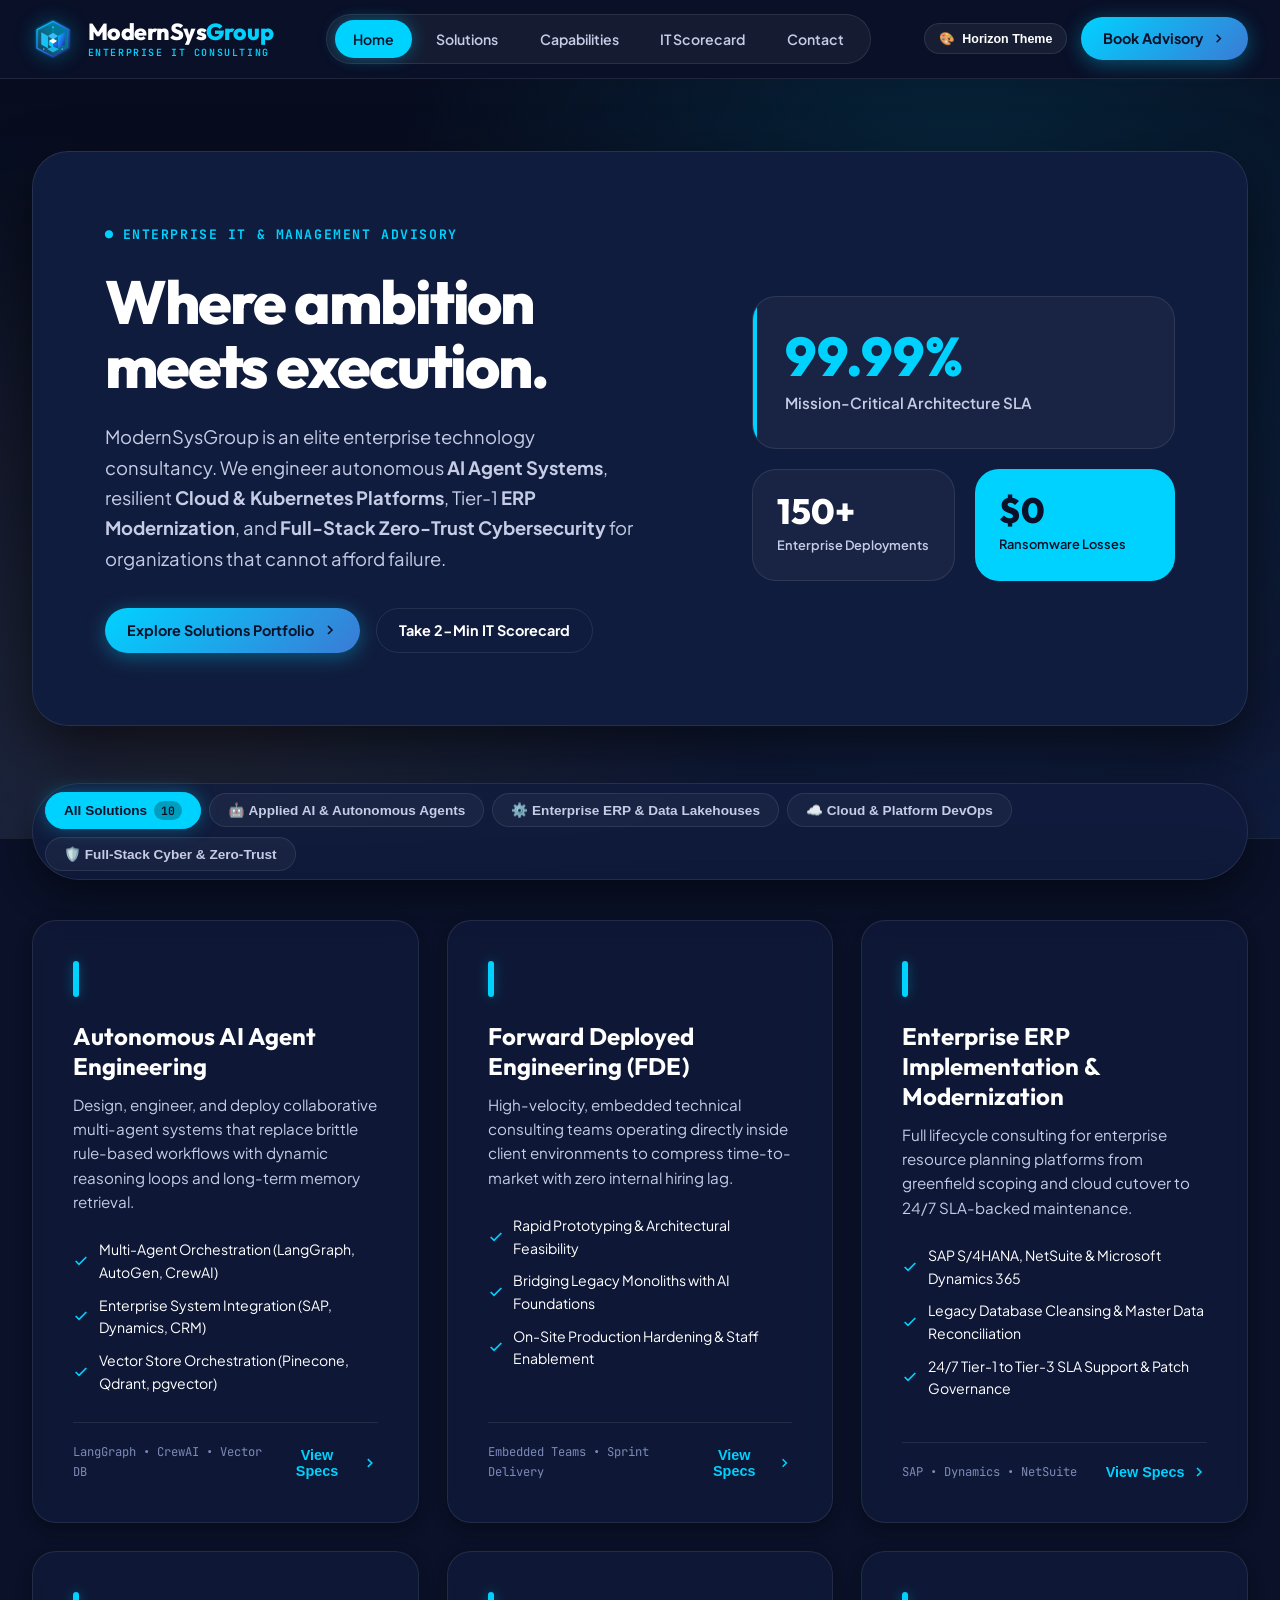
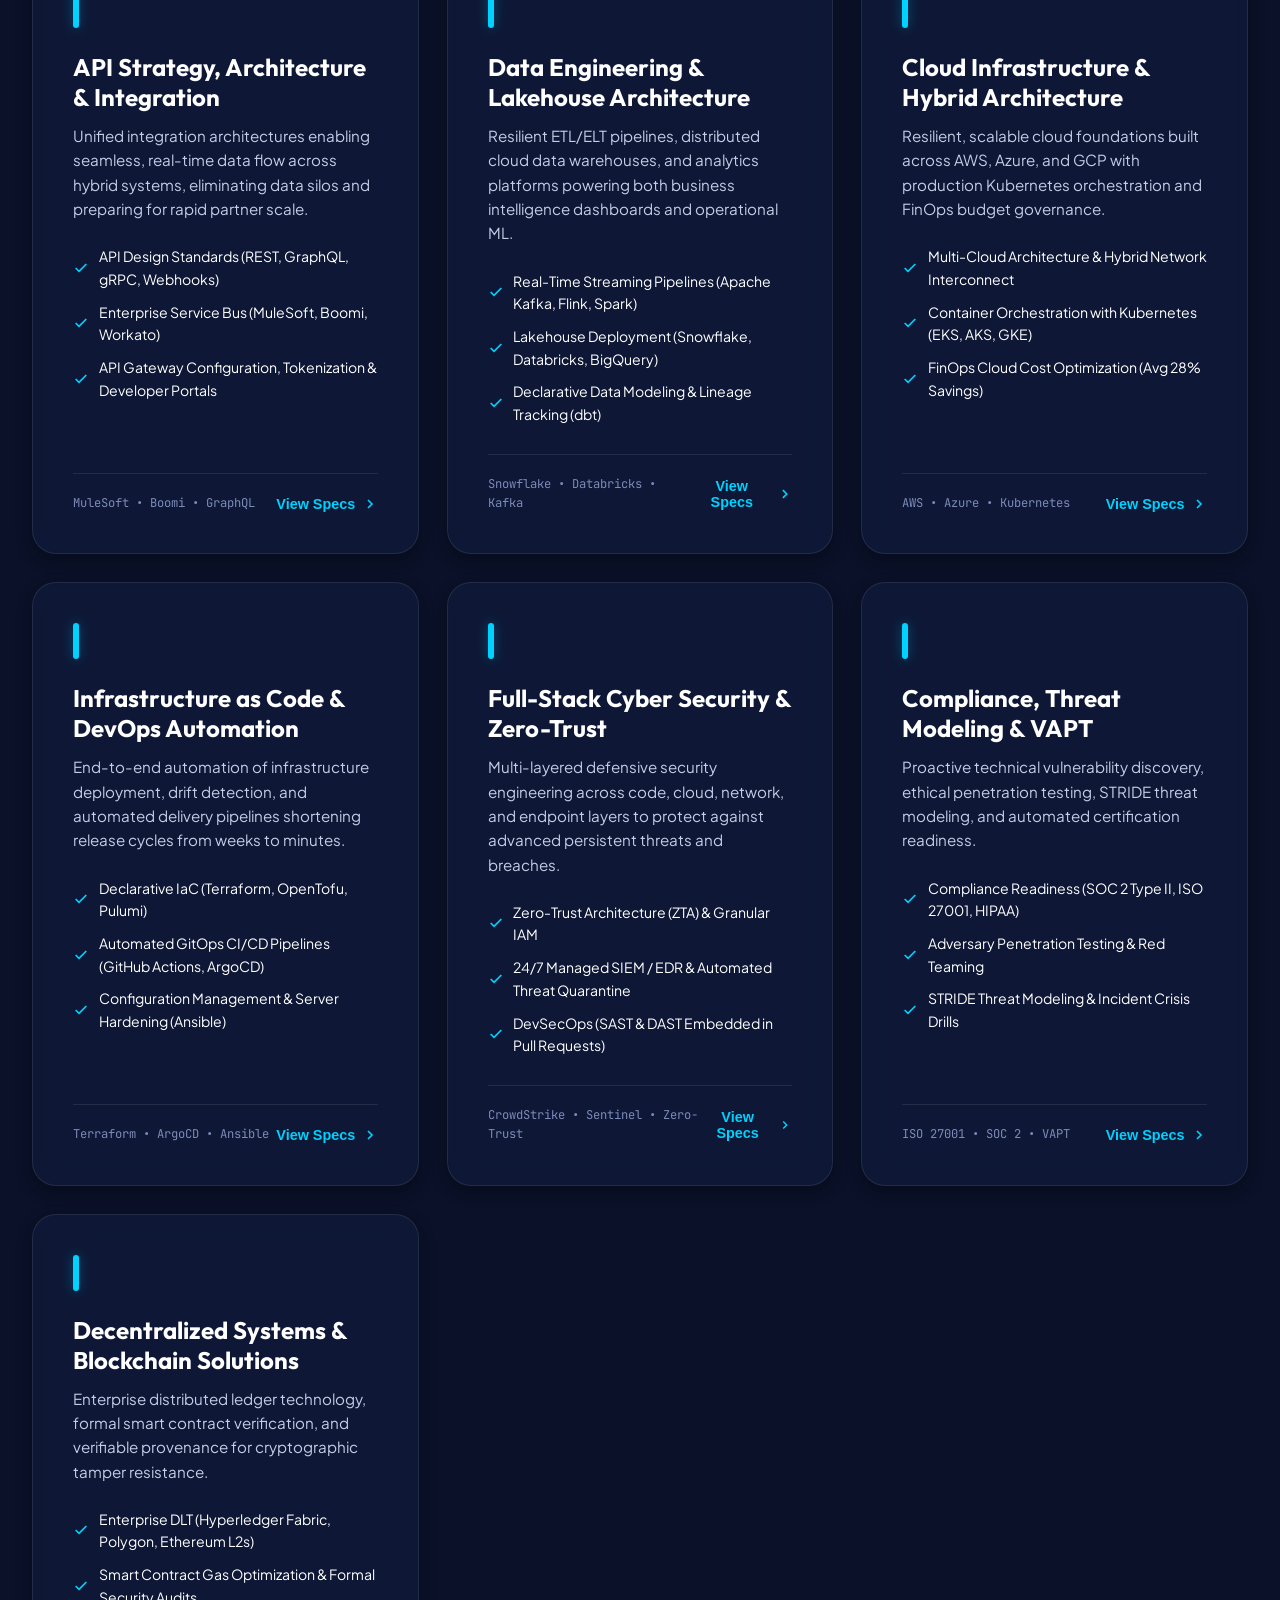
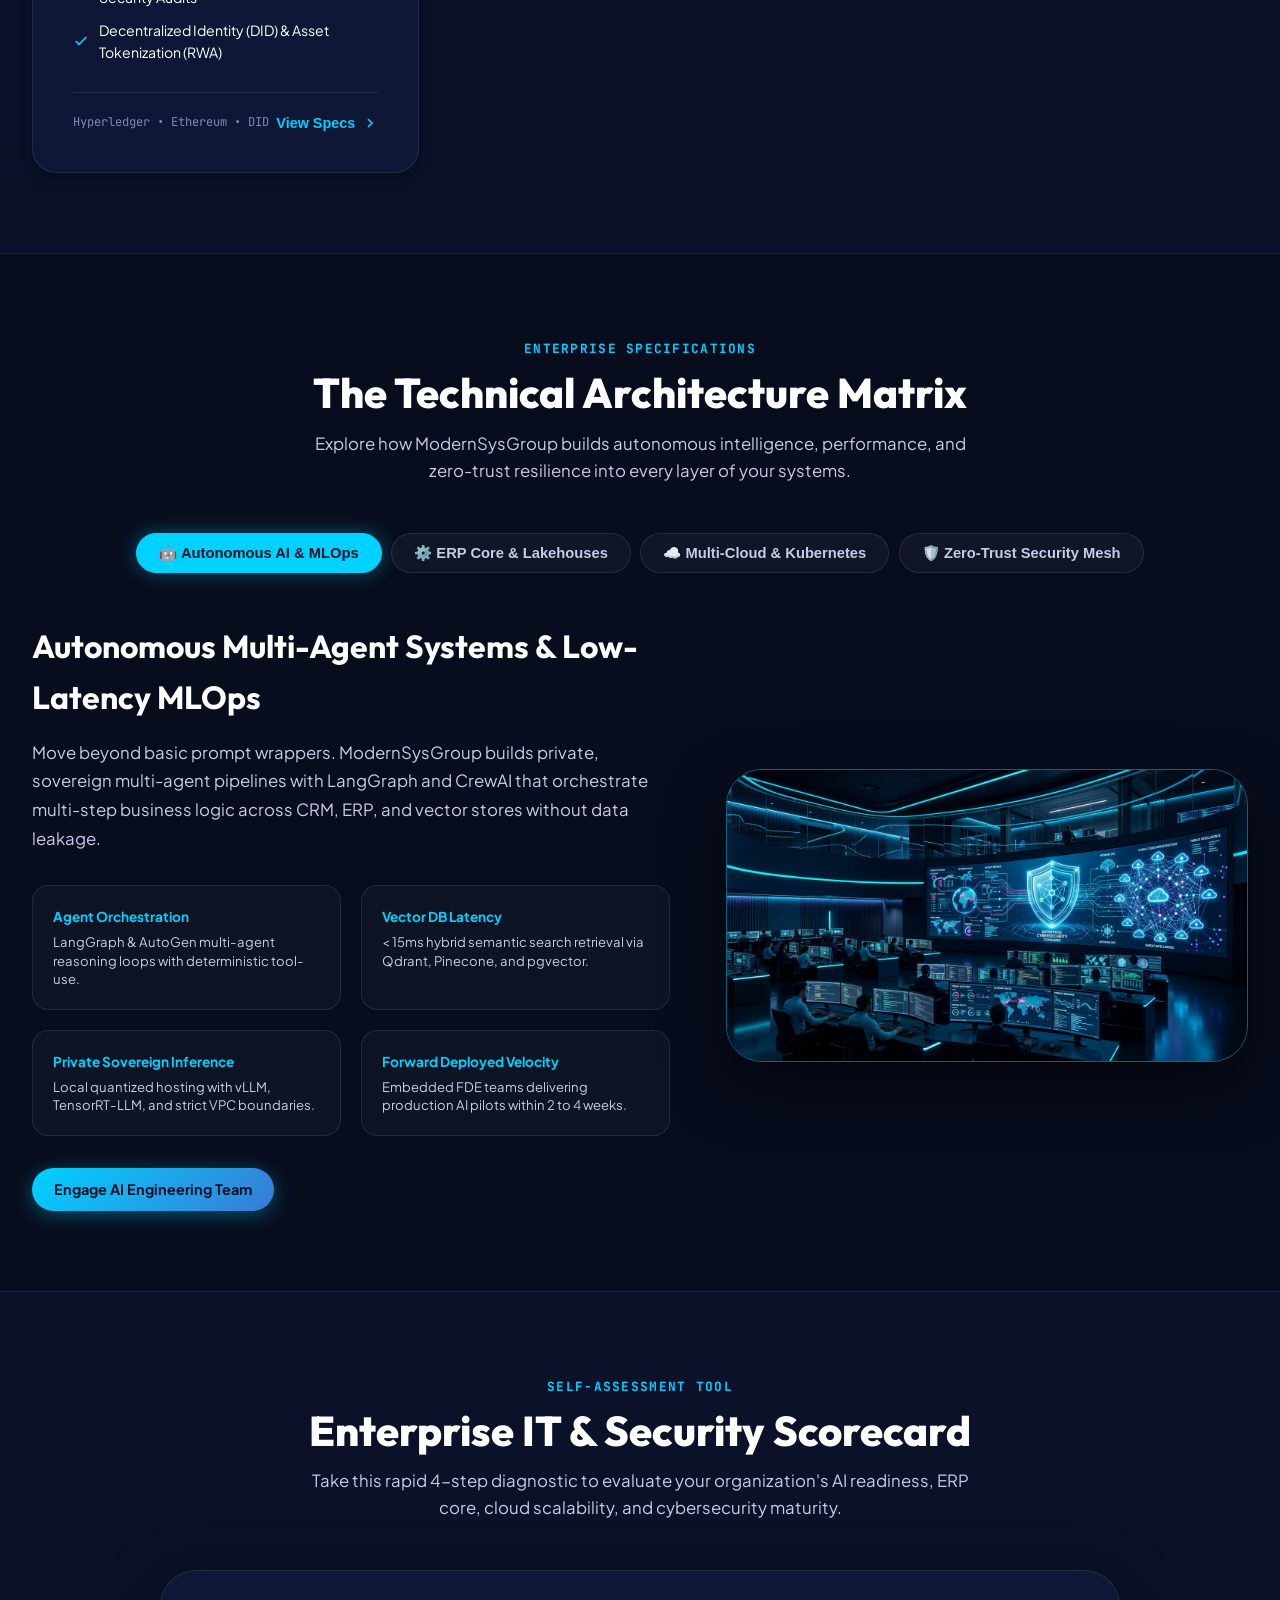
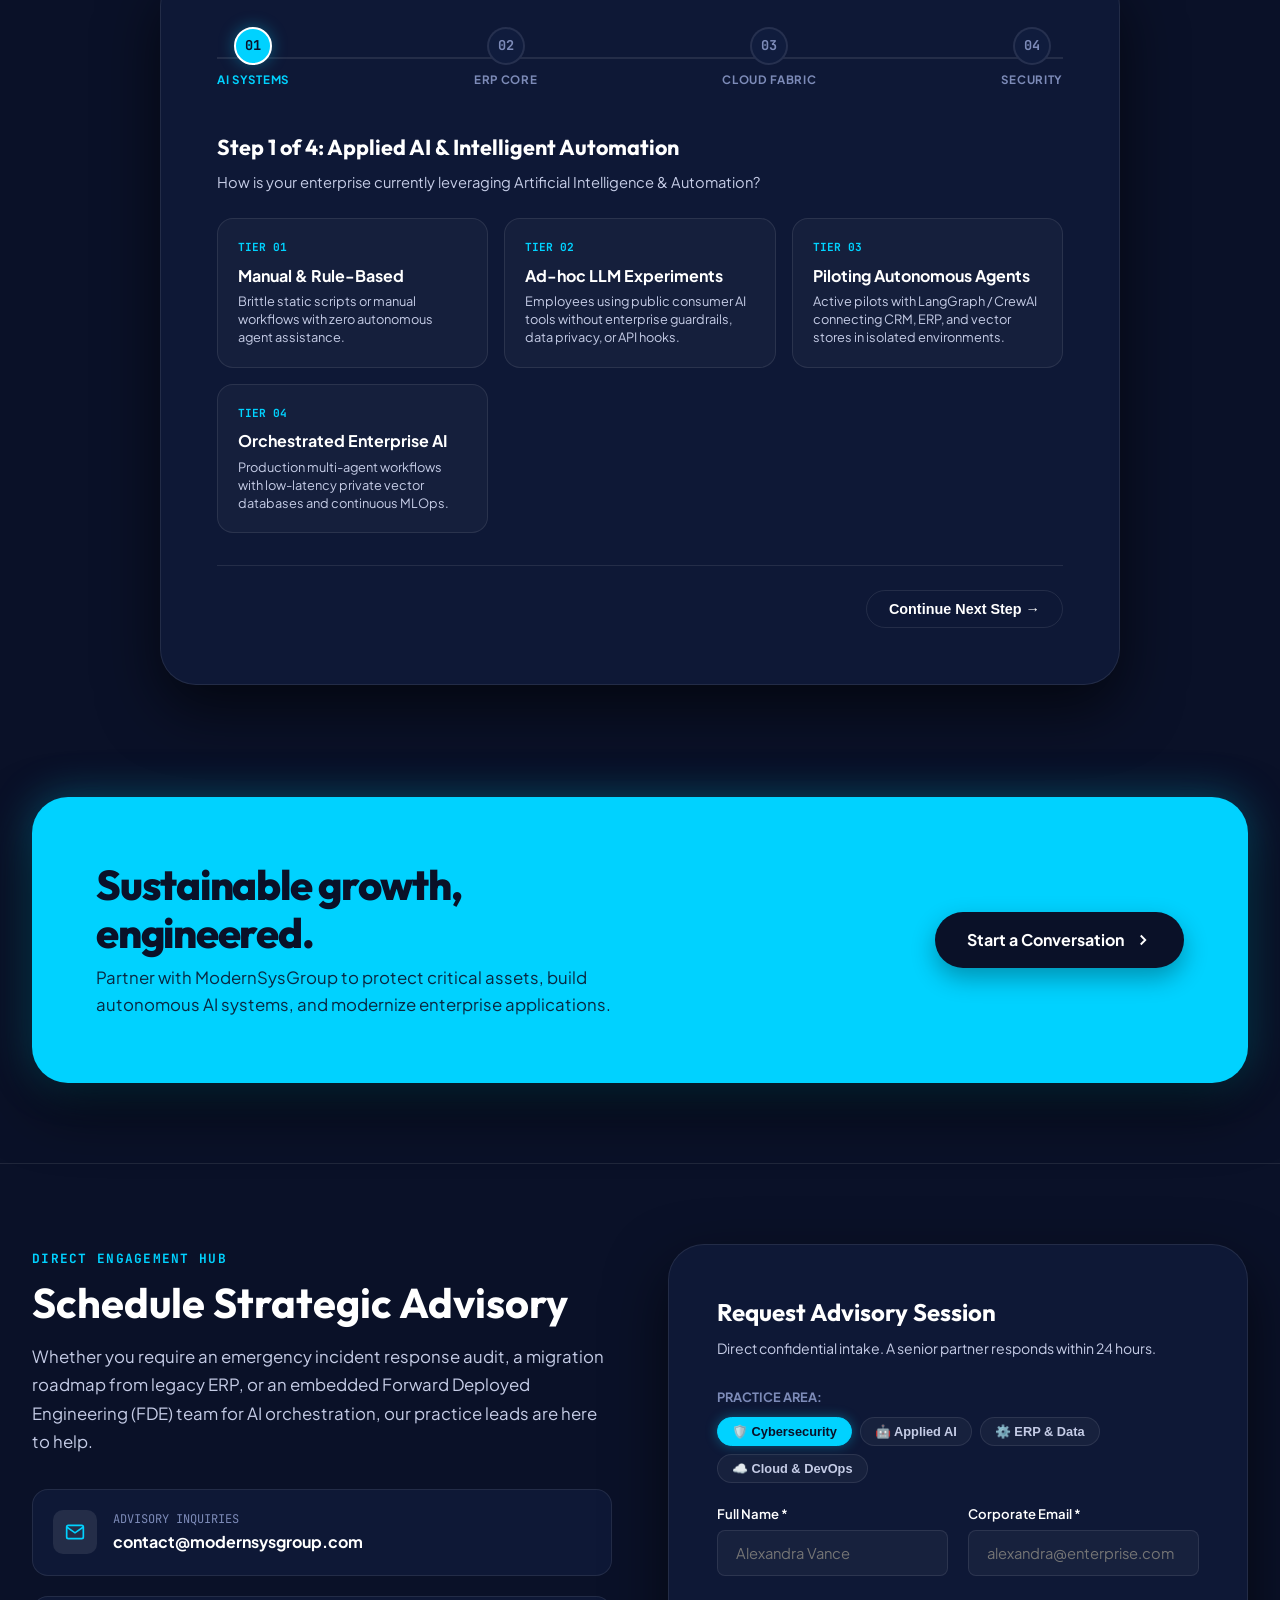
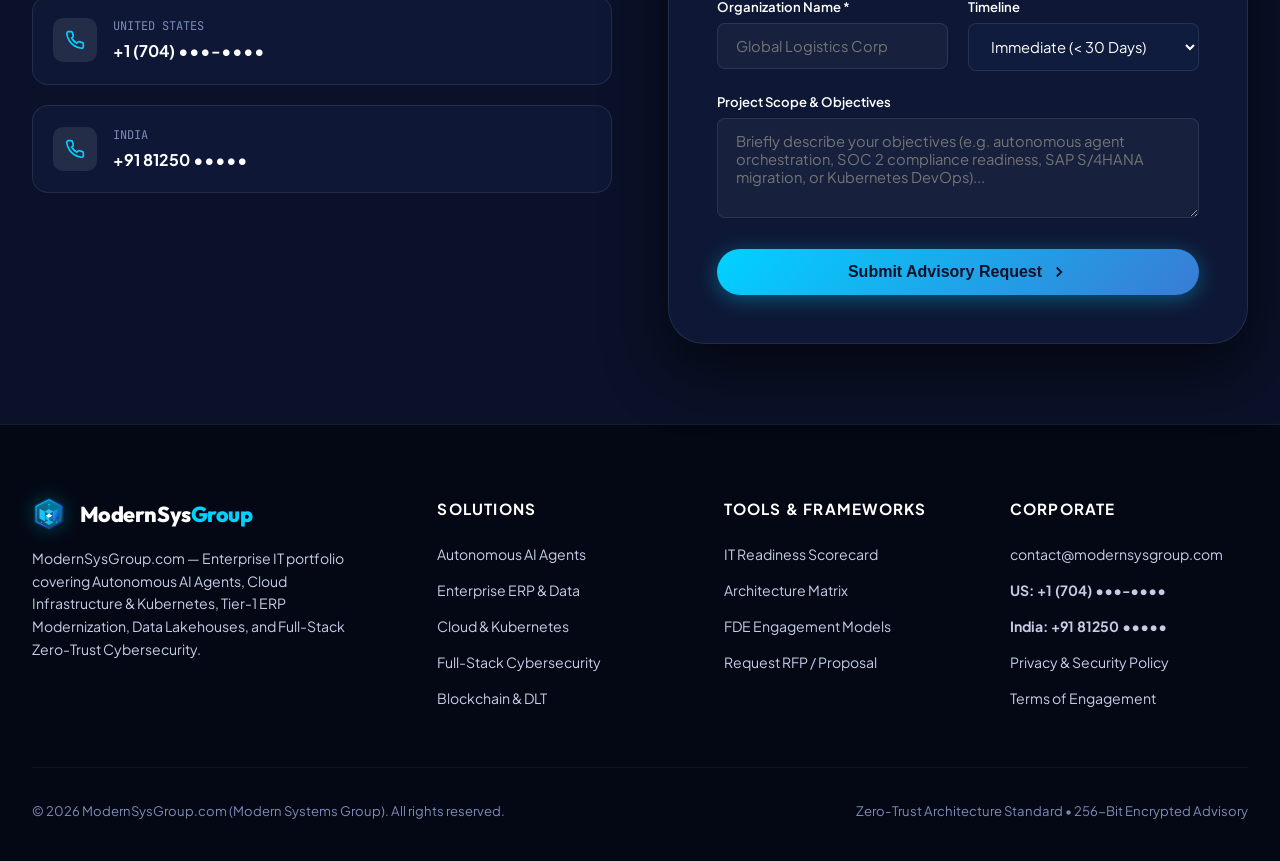
<file: index.html>
<!DOCTYPE html>
<html lang="en" data-theme="horizon">
<head>
  <meta charset="UTF-8">
  <meta name="viewport" content="width=device-width, initial-scale=1.0">
  <title>ModernSysGroup | Enterprise AI, Cloud, ERP &amp; Cybersecurity Consultancy</title>
  <meta name="description" content="ModernSysGroup.com — Enterprise IT portfolio covering Autonomous AI Agents, Cloud Infrastructure &amp; Kubernetes, Tier-1 ERP Modernization, Data Lakehouses, and Full-Stack Zero-Trust Cybersecurity.">
  <meta name="keywords" content="ModernSysGroup, Autonomous AI Agents, LangGraph, Enterprise ERP, SAP, Dynamics 365, Kubernetes, Cloud Migration, Zero-Trust Cybersecurity, SOC 2, ISO 27001, MLOps, Blockchain">

  <!-- Google Fonts: Outfit (Horizon), Plus Jakarta Sans (Evergreen / TheAIFlex), JetBrains Mono -->
  <link rel="preconnect" href="https://fonts.googleapis.com">
  <link rel="preconnect" href="https://fonts.gstatic.com" crossorigin>
  <link href="https://fonts.googleapis.com/css2?family=JetBrains+Mono:wght@400;500;600;700&family=Outfit:wght@400;500;600;700;800&family=Plus+Jakarta+Sans:wght@300;400;500;600;700;800&display=swap" rel="stylesheet">

  <!-- Stylesheet -->
  <link rel="stylesheet" href="css/style.css">

  <link rel="icon" type="image/svg+xml" href="favicon.svg" id="siteFavicon">
  <link rel="alternate icon" href="favicon.svg" id="siteFaviconAlt">

  <!-- Immediate Theme, Favicon & Visual Pre-loader (Prevents flash of mismatched theme assets) -->
  <script>
    (function() {
      try {
        var savedTheme = localStorage.getItem('msg_theme') || 'horizon';
        document.documentElement.setAttribute('data-theme', savedTheme);
        if (savedTheme === 'evergreen') {
          var f = document.getElementById('siteFavicon');
          var fa = document.getElementById('siteFaviconAlt');
          if (f) f.href = 'favicon-evergreen.svg';
          if (fa) fa.href = 'favicon-evergreen.svg';
          document.addEventListener('DOMContentLoaded', function() {
            document.querySelectorAll('.theme-adaptive-hero-img').forEach(function(img) {
              img.src = 'assets/images/hero_enterprise_tech_evergreen.jpg';
            });
            document.querySelectorAll('.brand-crest-svg').forEach(function(img) {
              img.src = 'assets/images/logo_icon_evergreen.svg';
            });
          });
        }
      } catch(e) {}
    })();
  </script>
</head>
<body>

  <!-- Sticky Header with Evergreen Floating Capsule Navigation -->
  <header class="site-header" id="siteHeader">
    <div class="container nav-container">
      
      <!-- Brand Logo (Horizon Two-Tone Signature with Cyber Shield Emblem) -->
      <a href="#home" class="brand-link" id="brandLogo" aria-label="ModernSysGroup Home">
        <img src="assets/images/logo_icon.svg" alt="ModernSysGroup Crest" width="42" height="42" class="brand-crest-svg">
        <div class="brand-text-wrap">
          <div>ModernSys<span>Group</span></div>
          <span class="brand-subline">ENTERPRISE IT CONSULTING</span>
        </div>
      </a>

      <!-- Evergreen Centered Capsule Navbar -->
      <nav class="pill-navbar" id="pillNavbar" aria-label="Main Navigation">
        <a href="#home" class="pill-nav-link active">Home</a>
        <a href="#solutions" class="pill-nav-link">Solutions</a>
        <a href="#capabilities" class="pill-nav-link">Capabilities</a>
        <a href="#scorecard" class="pill-nav-link">IT Scorecard</a>
        <a href="#consultation" class="pill-nav-link">Contact</a>
      </nav>

      <!-- Nav Actions: Theme Toggle + Pill CTA -->
      <div class="nav-actions">
        <!-- Theme Mode Switcher (Horizon <-> Evergreen) -->
        <button class="theme-switch-btn" id="themeSwitchBtn" title="Switch Theme (Horizon / Evergreen)">
          <span>🎨</span>
          <span id="themeSwitchLabel">Horizon Theme</span>
        </button>

        <a href="#consultation" class="btn-pill btn-pill-primary" id="navBookBtn">
          <span>Book Advisory</span>
          <svg width="15" height="15" viewBox="0 0 24 24" fill="none" stroke="currentColor" stroke-width="2.5"><polyline points="9 18 15 12 9 6"></polyline></svg>
        </a>

        <button class="mobile-toggle" id="mobileToggle" aria-label="Toggle Navigation">☰</button>
      </div>

    </div>
  </header>

  <main>
    <!-- HERO SECTION: Horizon Scale + Evergreen Rounded Enclosure & Split Metrics -->
    <section class="hero-wrapper" id="home">
      <div class="container">
        <div class="hero-box">
          
          <div class="hero-text-col">
            <div class="hero-descriptor">
              <span>●</span>
              <span>Enterprise IT &amp; Management Advisory</span>
            </div>

            <h1 class="hero-heading">
              Where ambition meets execution.
            </h1>

            <p class="hero-subtext">
              ModernSysGroup is an elite enterprise technology consultancy. We engineer autonomous <strong>AI Agent Systems</strong>, resilient <strong>Cloud &amp; Kubernetes Platforms</strong>, Tier-1 <strong>ERP Modernization</strong>, and <strong>Full-Stack Zero-Trust Cybersecurity</strong> for organizations that cannot afford failure.
            </p>

            <div class="hero-btn-row">
              <a href="#solutions" class="btn-pill btn-pill-primary">
                <span>Explore Solutions Portfolio</span>
                <svg width="16" height="16" viewBox="0 0 24 24" fill="none" stroke="currentColor" stroke-width="2.5"><polyline points="9 18 15 12 9 6"></polyline></svg>
              </a>
              <a href="#scorecard" class="btn-pill btn-pill-outline">
                <span>Take 2-Min IT Scorecard</span>
              </a>
            </div>
          </div>

          <!-- Evergreen Split Metrics Component -->
          <div class="hero-metrics-col">
            <div class="metric-card-lead">
              <div class="metric-val-lead">99.99%</div>
              <div class="metric-label-lead">Mission-Critical Architecture SLA</div>
            </div>
            <div class="metrics-split-row">
              <div class="metric-tile">
                <div class="metric-val-sm">150+</div>
                <div class="metric-label-sm">Enterprise Deployments</div>
              </div>
              <div class="metric-tile accent-filled">
                <div class="metric-val-sm">$0</div>
                <div class="metric-label-sm">Ransomware Losses</div>
              </div>
            </div>
          </div>

        </div>
      </div>
    </section>

    <!-- FLOATING CONTENT WRAPPER: Horizon Negative-Margin Overlap + TheAIFlex Filter -->
    <div class="container floating-content-wrap" id="solutions">
      
      <!-- TheAIFlex Adaptive Focus Filter Capsule ("Show Only What You Need") -->
      <div class="filter-bar-capsule">
        <div class="filter-pills-list" role="tablist" aria-label="Solutions Filter">
          <button class="filter-btn-pill active" data-category="all" role="tab" aria-selected="true">
            <span>All Solutions</span>
            <span class="filter-count">10</span>
          </button>
          <button class="filter-btn-pill" data-category="ai" role="tab" aria-selected="false">
            <span>🤖 Applied AI &amp; Autonomous Agents</span>
          </button>
          <button class="filter-btn-pill" data-category="enterprise" role="tab" aria-selected="false">
            <span>⚙️ Enterprise ERP &amp; Data Lakehouses</span>
          </button>
          <button class="filter-btn-pill" data-category="cloud" role="tab" aria-selected="false">
            <span>☁️ Cloud &amp; Platform DevOps</span>
          </button>
          <button class="filter-btn-pill" data-category="security" role="tab" aria-selected="false">
            <span>🛡️ Full-Stack Cyber &amp; Zero-Trust</span>
          </button>
        </div>

        <div class="filter-alert-chip" id="filterAlertChip">
          <span>Focusing On: <strong id="activeFilterCategory">Applied AI</strong></span>
          <button class="filter-reset-link" id="resetFilterLink">View All Services</button>
        </div>
      </div>

      <!-- HORIZON SERVICE CARDS (With Vertical Accent Bar Motif & Catalog Content) -->
      <div class="services-card-grid" id="servicesGrid">
        
        <!-- Service 1: Autonomous AI Agent Engineering -->
        <article class="horizon-card" data-category="ai">
          <div>
            <div class="card-vertical-bar"></div>
            <h3 class="card-title">Autonomous AI Agent Engineering</h3>
            <p class="card-desc">
              Design, engineer, and deploy collaborative multi-agent systems that replace brittle rule-based workflows with dynamic reasoning loops and long-term memory retrieval.
            </p>
            <ul class="card-feature-list">
              <li>
                <svg width="16" height="16" viewBox="0 0 24 24" fill="none" stroke="currentColor" stroke-width="2.5"><polyline points="20 6 9 17 4 12"></polyline></svg>
                Multi-Agent Orchestration (LangGraph, AutoGen, CrewAI)
              </li>
              <li>
                <svg width="16" height="16" viewBox="0 0 24 24" fill="none" stroke="currentColor" stroke-width="2.5"><polyline points="20 6 9 17 4 12"></polyline></svg>
                Enterprise System Integration (SAP, Dynamics, CRM)
              </li>
              <li>
                <svg width="16" height="16" viewBox="0 0 24 24" fill="none" stroke="currentColor" stroke-width="2.5"><polyline points="20 6 9 17 4 12"></polyline></svg>
                Vector Store Orchestration (Pinecone, Qdrant, pgvector)
              </li>
            </ul>
          </div>
          <div class="card-footer-action">
            <span style="font-family: var(--font-mono); font-size: 0.76rem; color: var(--text-dim);">LangGraph • CrewAI • Vector DB</span>
            <button class="inspect-btn" data-inspect="ai_agent">
              <span>View Specs</span>
              <svg width="16" height="16" viewBox="0 0 24 24" fill="none" stroke="currentColor" stroke-width="2.5"><polyline points="9 18 15 12 9 6"></polyline></svg>
            </button>
          </div>
        </article>

        <!-- Service 2: Forward Deployed Engineering (FDE) -->
        <article class="horizon-card" data-category="ai">
          <div>
            <div class="card-vertical-bar"></div>
            <h3 class="card-title">Forward Deployed Engineering (FDE)</h3>
            <p class="card-desc">
              High-velocity, embedded technical consulting teams operating directly inside client environments to compress time-to-market with zero internal hiring lag.
            </p>
            <ul class="card-feature-list">
              <li>
                <svg width="16" height="16" viewBox="0 0 24 24" fill="none" stroke="currentColor" stroke-width="2.5"><polyline points="20 6 9 17 4 12"></polyline></svg>
                Rapid Prototyping &amp; Architectural Feasibility
              </li>
              <li>
                <svg width="16" height="16" viewBox="0 0 24 24" fill="none" stroke="currentColor" stroke-width="2.5"><polyline points="20 6 9 17 4 12"></polyline></svg>
                Bridging Legacy Monoliths with AI Foundations
              </li>
              <li>
                <svg width="16" height="16" viewBox="0 0 24 24" fill="none" stroke="currentColor" stroke-width="2.5"><polyline points="20 6 9 17 4 12"></polyline></svg>
                On-Site Production Hardening &amp; Staff Enablement
              </li>
            </ul>
          </div>
          <div class="card-footer-action">
            <span style="font-family: var(--font-mono); font-size: 0.76rem; color: var(--text-dim);">Embedded Teams • Sprint Delivery</span>
            <button class="inspect-btn" data-inspect="ai_fde">
              <span>View Specs</span>
              <svg width="16" height="16" viewBox="0 0 24 24" fill="none" stroke="currentColor" stroke-width="2.5"><polyline points="9 18 15 12 9 6"></polyline></svg>
            </button>
          </div>
        </article>

        <!-- Service 3: Enterprise ERP Modernization -->
        <article class="horizon-card" data-category="enterprise">
          <div>
            <div class="card-vertical-bar"></div>
            <h3 class="card-title">Enterprise ERP Implementation &amp; Modernization</h3>
            <p class="card-desc">
              Full lifecycle consulting for enterprise resource planning platforms from greenfield scoping and cloud cutover to 24/7 SLA-backed maintenance.
            </p>
            <ul class="card-feature-list">
              <li>
                <svg width="16" height="16" viewBox="0 0 24 24" fill="none" stroke="currentColor" stroke-width="2.5"><polyline points="20 6 9 17 4 12"></polyline></svg>
                SAP S/4HANA, NetSuite &amp; Microsoft Dynamics 365
              </li>
              <li>
                <svg width="16" height="16" viewBox="0 0 24 24" fill="none" stroke="currentColor" stroke-width="2.5"><polyline points="20 6 9 17 4 12"></polyline></svg>
                Legacy Database Cleansing &amp; Master Data Reconciliation
              </li>
              <li>
                <svg width="16" height="16" viewBox="0 0 24 24" fill="none" stroke="currentColor" stroke-width="2.5"><polyline points="20 6 9 17 4 12"></polyline></svg>
                24/7 Tier-1 to Tier-3 SLA Support &amp; Patch Governance
              </li>
            </ul>
          </div>
          <div class="card-footer-action">
            <span style="font-family: var(--font-mono); font-size: 0.76rem; color: var(--text-dim);">SAP • Dynamics • NetSuite</span>
            <button class="inspect-btn" data-inspect="erp_modernization">
              <span>View Specs</span>
              <svg width="16" height="16" viewBox="0 0 24 24" fill="none" stroke="currentColor" stroke-width="2.5"><polyline points="9 18 15 12 9 6"></polyline></svg>
            </button>
          </div>
        </article>

        <!-- Service 4: API Strategy & iPaaS Integration -->
        <article class="horizon-card" data-category="enterprise">
          <div>
            <div class="card-vertical-bar"></div>
            <h3 class="card-title">API Strategy, Architecture &amp; Integration</h3>
            <p class="card-desc">
              Unified integration architectures enabling seamless, real-time data flow across hybrid systems, eliminating data silos and preparing for rapid partner scale.
            </p>
            <ul class="card-feature-list">
              <li>
                <svg width="16" height="16" viewBox="0 0 24 24" fill="none" stroke="currentColor" stroke-width="2.5"><polyline points="20 6 9 17 4 12"></polyline></svg>
                API Design Standards (REST, GraphQL, gRPC, Webhooks)
              </li>
              <li>
                <svg width="16" height="16" viewBox="0 0 24 24" fill="none" stroke="currentColor" stroke-width="2.5"><polyline points="20 6 9 17 4 12"></polyline></svg>
                Enterprise Service Bus (MuleSoft, Boomi, Workato)
              </li>
              <li>
                <svg width="16" height="16" viewBox="0 0 24 24" fill="none" stroke="currentColor" stroke-width="2.5"><polyline points="20 6 9 17 4 12"></polyline></svg>
                API Gateway Configuration, Tokenization &amp; Developer Portals
              </li>
            </ul>
          </div>
          <div class="card-footer-action">
            <span style="font-family: var(--font-mono); font-size: 0.76rem; color: var(--text-dim);">MuleSoft • Boomi • GraphQL</span>
            <button class="inspect-btn" data-inspect="api_integration">
              <span>View Specs</span>
              <svg width="16" height="16" viewBox="0 0 24 24" fill="none" stroke="currentColor" stroke-width="2.5"><polyline points="9 18 15 12 9 6"></polyline></svg>
            </button>
          </div>
        </article>

        <!-- Service 5: Modern Lakehouse & Data Engineering -->
        <article class="horizon-card" data-category="enterprise">
          <div>
            <div class="card-vertical-bar"></div>
            <h3 class="card-title">Data Engineering &amp; Lakehouse Architecture</h3>
            <p class="card-desc">
              Resilient ETL/ELT pipelines, distributed cloud data warehouses, and analytics platforms powering both business intelligence dashboards and operational ML.
            </p>
            <ul class="card-feature-list">
              <li>
                <svg width="16" height="16" viewBox="0 0 24 24" fill="none" stroke="currentColor" stroke-width="2.5"><polyline points="20 6 9 17 4 12"></polyline></svg>
                Real-Time Streaming Pipelines (Apache Kafka, Flink, Spark)
              </li>
              <li>
                <svg width="16" height="16" viewBox="0 0 24 24" fill="none" stroke="currentColor" stroke-width="2.5"><polyline points="20 6 9 17 4 12"></polyline></svg>
                Lakehouse Deployment (Snowflake, Databricks, BigQuery)
              </li>
              <li>
                <svg width="16" height="16" viewBox="0 0 24 24" fill="none" stroke="currentColor" stroke-width="2.5"><polyline points="20 6 9 17 4 12"></polyline></svg>
                Declarative Data Modeling &amp; Lineage Tracking (dbt)
              </li>
            </ul>
          </div>
          <div class="card-footer-action">
            <span style="font-family: var(--font-mono); font-size: 0.76rem; color: var(--text-dim);">Snowflake • Databricks • Kafka</span>
            <button class="inspect-btn" data-inspect="data_lakehouse">
              <span>View Specs</span>
              <svg width="16" height="16" viewBox="0 0 24 24" fill="none" stroke="currentColor" stroke-width="2.5"><polyline points="9 18 15 12 9 6"></polyline></svg>
            </button>
          </div>
        </article>

        <!-- Service 6: Cloud Infrastructure & Kubernetes -->
        <article class="horizon-card" data-category="cloud">
          <div>
            <div class="card-vertical-bar"></div>
            <h3 class="card-title">Cloud Infrastructure &amp; Hybrid Architecture</h3>
            <p class="card-desc">
              Resilient, scalable cloud foundations built across AWS, Azure, and GCP with production Kubernetes orchestration and FinOps budget governance.
            </p>
            <ul class="card-feature-list">
              <li>
                <svg width="16" height="16" viewBox="0 0 24 24" fill="none" stroke="currentColor" stroke-width="2.5"><polyline points="20 6 9 17 4 12"></polyline></svg>
                Multi-Cloud Architecture &amp; Hybrid Network Interconnect
              </li>
              <li>
                <svg width="16" height="16" viewBox="0 0 24 24" fill="none" stroke="currentColor" stroke-width="2.5"><polyline points="20 6 9 17 4 12"></polyline></svg>
                Container Orchestration with Kubernetes (EKS, AKS, GKE)
              </li>
              <li>
                <svg width="16" height="16" viewBox="0 0 24 24" fill="none" stroke="currentColor" stroke-width="2.5"><polyline points="20 6 9 17 4 12"></polyline></svg>
                FinOps Cloud Cost Optimization (Avg 28% Savings)
              </li>
            </ul>
          </div>
          <div class="card-footer-action">
            <span style="font-family: var(--font-mono); font-size: 0.76rem; color: var(--text-dim);">AWS • Azure • Kubernetes</span>
            <button class="inspect-btn" data-inspect="cloud_kubernetes">
              <span>View Specs</span>
              <svg width="16" height="16" viewBox="0 0 24 24" fill="none" stroke="currentColor" stroke-width="2.5"><polyline points="9 18 15 12 9 6"></polyline></svg>
            </button>
          </div>
        </article>

        <!-- Service 7: Infrastructure as Code (IaC) & DevOps -->
        <article class="horizon-card" data-category="cloud">
          <div>
            <div class="card-vertical-bar"></div>
            <h3 class="card-title">Infrastructure as Code &amp; DevOps Automation</h3>
            <p class="card-desc">
              End-to-end automation of infrastructure deployment, drift detection, and automated delivery pipelines shortening release cycles from weeks to minutes.
            </p>
            <ul class="card-feature-list">
              <li>
                <svg width="16" height="16" viewBox="0 0 24 24" fill="none" stroke="currentColor" stroke-width="2.5"><polyline points="20 6 9 17 4 12"></polyline></svg>
                Declarative IaC (Terraform, OpenTofu, Pulumi)
              </li>
              <li>
                <svg width="16" height="16" viewBox="0 0 24 24" fill="none" stroke="currentColor" stroke-width="2.5"><polyline points="20 6 9 17 4 12"></polyline></svg>
                Automated GitOps CI/CD Pipelines (GitHub Actions, ArgoCD)
              </li>
              <li>
                <svg width="16" height="16" viewBox="0 0 24 24" fill="none" stroke="currentColor" stroke-width="2.5"><polyline points="20 6 9 17 4 12"></polyline></svg>
                Configuration Management &amp; Server Hardening (Ansible)
              </li>
            </ul>
          </div>
          <div class="card-footer-action">
            <span style="font-family: var(--font-mono); font-size: 0.76rem; color: var(--text-dim);">Terraform • ArgoCD • Ansible</span>
            <button class="inspect-btn" data-inspect="devops_iac">
              <span>View Specs</span>
              <svg width="16" height="16" viewBox="0 0 24 24" fill="none" stroke="currentColor" stroke-width="2.5"><polyline points="9 18 15 12 9 6"></polyline></svg>
            </button>
          </div>
        </article>

        <!-- Service 8: Full-Stack Cybersecurity & Zero-Trust -->
        <article class="horizon-card" data-category="security">
          <div>
            <div class="card-vertical-bar"></div>
            <h3 class="card-title">Full-Stack Cyber Security &amp; Zero-Trust</h3>
            <p class="card-desc">
              Multi-layered defensive security engineering across code, cloud, network, and endpoint layers to protect against advanced persistent threats and breaches.
            </p>
            <ul class="card-feature-list">
              <li>
                <svg width="16" height="16" viewBox="0 0 24 24" fill="none" stroke="currentColor" stroke-width="2.5"><polyline points="20 6 9 17 4 12"></polyline></svg>
                Zero-Trust Architecture (ZTA) &amp; Granular IAM
              </li>
              <li>
                <svg width="16" height="16" viewBox="0 0 24 24" fill="none" stroke="currentColor" stroke-width="2.5"><polyline points="20 6 9 17 4 12"></polyline></svg>
                24/7 Managed SIEM / EDR &amp; Automated Threat Quarantine
              </li>
              <li>
                <svg width="16" height="16" viewBox="0 0 24 24" fill="none" stroke="currentColor" stroke-width="2.5"><polyline points="20 6 9 17 4 12"></polyline></svg>
                DevSecOps (SAST &amp; DAST Embedded in Pull Requests)
              </li>
            </ul>
          </div>
          <div class="card-footer-action">
            <span style="font-family: var(--font-mono); font-size: 0.76rem; color: var(--text-dim);">CrowdStrike • Sentinel • Zero-Trust</span>
            <button class="inspect-btn" data-inspect="cyber_security">
              <span>View Specs</span>
              <svg width="16" height="16" viewBox="0 0 24 24" fill="none" stroke="currentColor" stroke-width="2.5"><polyline points="9 18 15 12 9 6"></polyline></svg>
            </button>
          </div>
        </article>

        <!-- Service 9: Compliance & Threat Modeling (VAPT) -->
        <article class="horizon-card" data-category="security">
          <div>
            <div class="card-vertical-bar"></div>
            <h3 class="card-title">Compliance, Threat Modeling &amp; VAPT</h3>
            <p class="card-desc">
              Proactive technical vulnerability discovery, ethical penetration testing, STRIDE threat modeling, and automated certification readiness.
            </p>
            <ul class="card-feature-list">
              <li>
                <svg width="16" height="16" viewBox="0 0 24 24" fill="none" stroke="currentColor" stroke-width="2.5"><polyline points="20 6 9 17 4 12"></polyline></svg>
                Compliance Readiness (SOC 2 Type II, ISO 27001, HIPAA)
              </li>
              <li>
                <svg width="16" height="16" viewBox="0 0 24 24" fill="none" stroke="currentColor" stroke-width="2.5"><polyline points="20 6 9 17 4 12"></polyline></svg>
                Adversary Penetration Testing &amp; Red Teaming
              </li>
              <li>
                <svg width="16" height="16" viewBox="0 0 24 24" fill="none" stroke="currentColor" stroke-width="2.5"><polyline points="20 6 9 17 4 12"></polyline></svg>
                STRIDE Threat Modeling &amp; Incident Crisis Drills
              </li>
            </ul>
          </div>
          <div class="card-footer-action">
            <span style="font-family: var(--font-mono); font-size: 0.76rem; color: var(--text-dim);">ISO 27001 • SOC 2 • VAPT</span>
            <button class="inspect-btn" data-inspect="compliance_vapt">
              <span>View Specs</span>
              <svg width="16" height="16" viewBox="0 0 24 24" fill="none" stroke="currentColor" stroke-width="2.5"><polyline points="9 18 15 12 9 6"></polyline></svg>
            </button>
          </div>
        </article>

        <!-- Service 10: Blockchain & Decentralized Systems -->
        <article class="horizon-card" data-category="security">
          <div>
            <div class="card-vertical-bar"></div>
            <h3 class="card-title">Decentralized Systems &amp; Blockchain Solutions</h3>
            <p class="card-desc">
              Enterprise distributed ledger technology, formal smart contract verification, and verifiable provenance for cryptographic tamper resistance.
            </p>
            <ul class="card-feature-list">
              <li>
                <svg width="16" height="16" viewBox="0 0 24 24" fill="none" stroke="currentColor" stroke-width="2.5"><polyline points="20 6 9 17 4 12"></polyline></svg>
                Enterprise DLT (Hyperledger Fabric, Polygon, Ethereum L2s)
              </li>
              <li>
                <svg width="16" height="16" viewBox="0 0 24 24" fill="none" stroke="currentColor" stroke-width="2.5"><polyline points="20 6 9 17 4 12"></polyline></svg>
                Smart Contract Gas Optimization &amp; Formal Security Audits
              </li>
              <li>
                <svg width="16" height="16" viewBox="0 0 24 24" fill="none" stroke="currentColor" stroke-width="2.5"><polyline points="20 6 9 17 4 12"></polyline></svg>
                Decentralized Identity (DID) &amp; Asset Tokenization (RWA)
              </li>
            </ul>
          </div>
          <div class="card-footer-action">
            <span style="font-family: var(--font-mono); font-size: 0.76rem; color: var(--text-dim);">Hyperledger • Ethereum • DID</span>
            <button class="inspect-btn" data-inspect="blockchain_dlt">
              <span>View Specs</span>
              <svg width="16" height="16" viewBox="0 0 24 24" fill="none" stroke="currentColor" stroke-width="2.5"><polyline points="9 18 15 12 9 6"></polyline></svg>
            </button>
          </div>
        </article>

      </div>
    </div>

    <!-- CAPABILITIES MATRIX (TheAIFlex + Horizon Technical Showcase) -->
    <section class="matrix-section" id="capabilities">
      <div class="container">
        <div class="section-header-center">
          <span class="section-eyebrow">Enterprise Specifications</span>
          <h2 class="section-h2">The Technical Architecture Matrix</h2>
          <p class="section-lead">
            Explore how ModernSysGroup builds autonomous intelligence, performance, and zero-trust resilience into every layer of your systems.
          </p>
        </div>

        <div class="matrix-tabs-row" role="tablist">
          <button class="matrix-tab active" data-tab="ai" role="tab">
            <span>🤖 Autonomous AI &amp; MLOps</span>
          </button>
          <button class="matrix-tab" data-tab="enterprise" role="tab">
            <span>⚙️ ERP Core &amp; Lakehouses</span>
          </button>
          <button class="matrix-tab" data-tab="cloud" role="tab">
            <span>☁️ Multi-Cloud &amp; Kubernetes</span>
          </button>
          <button class="matrix-tab" data-tab="security" role="tab">
            <span>🛡️ Zero-Trust Security Mesh</span>
          </button>
        </div>

        <!-- Panel 1: AI -->
        <div class="matrix-panel active" id="panel-ai">
          <div>
            <h3 style="font-size:2rem; font-family:var(--font-heading); margin-bottom:1rem;">Autonomous Multi-Agent Systems &amp; Low-Latency MLOps</h3>
            <p style="color:var(--text-muted); font-size:1.05rem; line-height:1.7;">
              Move beyond basic prompt wrappers. ModernSysGroup builds private, sovereign multi-agent pipelines with LangGraph and CrewAI that orchestrate multi-step business logic across CRM, ERP, and vector stores without data leakage.
            </p>
            <div class="matrix-specs-grid">
              <div class="spec-tile">
                <h4>Agent Orchestration</h4>
                <p>LangGraph &amp; AutoGen multi-agent reasoning loops with deterministic tool-use.</p>
              </div>
              <div class="spec-tile">
                <h4>Vector DB Latency</h4>
                <p>&lt; 15ms hybrid semantic search retrieval via Qdrant, Pinecone, and pgvector.</p>
              </div>
              <div class="spec-tile">
                <h4>Private Sovereign Inference</h4>
                <p>Local quantized hosting with vLLM, TensorRT-LLM, and strict VPC boundaries.</p>
              </div>
              <div class="spec-tile">
                <h4>Forward Deployed Velocity</h4>
                <p>Embedded FDE teams delivering production AI pilots within 2 to 4 weeks.</p>
              </div>
            </div>
            <a href="#consultation" class="btn-pill btn-pill-primary" onclick="selectFormChip('ai')">Engage AI Engineering Team</a>
          </div>
          <div class="matrix-visual-box">
            <img src="assets/images/hero_enterprise_tech.jpg" alt="Autonomous AI Systems &amp; Command Center" class="theme-adaptive-hero-img" loading="lazy">
          </div>
        </div>

        <!-- Panel 2: Enterprise -->
        <div class="matrix-panel" id="panel-enterprise">
          <div>
            <h3 style="font-size:2rem; font-family:var(--font-heading); margin-bottom:1rem;">Unified Real-Time Digital Core &amp; Modern Lakehouses</h3>
            <p style="color:var(--text-muted); font-size:1.05rem; line-height:1.7;">
              Replace legacy spreadsheet silos with a high-performance transactional core. We connect your front-office sales to back-office supply chain with real-time financial reconciliation and centralized lakehouse analytics.
            </p>
            <div class="matrix-specs-grid">
              <div class="spec-tile">
                <h4>ERP Ecosystems</h4>
                <p>SAP S/4HANA, NetSuite, Dynamics 365, and Odoo Enterprise migrations.</p>
              </div>
              <div class="spec-tile">
                <h4>Modern Lakehouse</h4>
                <p>Streaming ETL via Kafka, Flink, and Snowflake with declarative dbt models.</p>
              </div>
              <div class="spec-tile">
                <h4>Zero-Downtime Cutover</h4>
                <p>Phased migrations with parallel run validation ensuring uninterrupted trade.</p>
              </div>
              <div class="spec-tile">
                <h4>SOX &amp; IFRS Governance</h4>
                <p>Role-based separation of duties (SoD) adhering to statutory compliance.</p>
              </div>
            </div>
            <a href="#consultation" class="btn-pill btn-pill-primary" onclick="selectFormChip('enterprise')">Request ERP Assessment</a>
          </div>
          <div class="matrix-visual-box">
            <img src="assets/images/erp_business_systems.jpg" alt="Enterprise ERP Digital Core Architecture" loading="lazy">
          </div>
        </div>

        <!-- Panel 3: Cloud -->
        <div class="matrix-panel" id="panel-cloud">
          <div>
            <h3 style="font-size:2rem; font-family:var(--font-heading); margin-bottom:1rem;">Cost-Optimized Multi-Cloud Fabric &amp; Automated DevOps</h3>
            <p style="color:var(--text-muted); font-size:1.05rem; line-height:1.7;">
              Eliminate fragile on-premises hardware and runaway cloud bills. We architect resilient multi-cloud environments across AWS, Azure, and GCP with automated FinOps cost governance and GitOps delivery.
            </p>
            <div class="matrix-specs-grid">
              <div class="spec-tile">
                <h4>Availability SLA</h4>
                <p>99.99% high-availability active-active multi-region failover clusters.</p>
              </div>
              <div class="spec-tile">
                <h4>FinOps Cost Reduction</h4>
                <p>Average 28% to 40% reduction in cloud monthly spend via rightsizing.</p>
              </div>
              <div class="spec-tile">
                <h4>Deployment Velocity</h4>
                <p>Automated GitOps pipelines reducing release cycles from weeks to minutes.</p>
              </div>
              <div class="spec-tile">
                <h4>Containerized Portability</h4>
                <p>Enterprise Kubernetes architectures preventing infrastructure vendor lock-in.</p>
              </div>
            </div>
            <a href="#consultation" class="btn-pill btn-pill-primary" onclick="selectFormChip('cloud')">Request Cloud Review</a>
          </div>
          <div class="matrix-visual-box">
            <img src="assets/images/hero_enterprise_tech.jpg" alt="Cloud Infrastructure Engineering" class="theme-adaptive-hero-img" loading="lazy">
          </div>
        </div>

        <!-- Panel 4: Security -->
        <div class="matrix-panel" id="panel-security">
          <div>
            <h3 style="font-size:2rem; font-family:var(--font-heading); margin-bottom:1rem;">Autonomous Threat Response &amp; Micro-Segmentation</h3>
            <p style="color:var(--text-muted); font-size:1.05rem; line-height:1.7;">
              Traditional firewalls can no longer contain modern threat actors. Our zero-trust model enforces continuous endpoint verification, automated lateral movement isolation, and 24/7/365 AI telemetry.
            </p>
            <div class="matrix-specs-grid">
              <div class="spec-tile">
                <h4>Mean Time to Detect (MTTD)</h4>
                <p>&lt; 4.2 minutes across all monitored cloud, API, and internal endpoints.</p>
              </div>
              <div class="spec-tile">
                <h4>Containment Speed (MTTR)</h4>
                <p>Automated host isolation and token revocation in under 12 minutes.</p>
              </div>
              <div class="spec-tile">
                <h4>Compliance Standards</h4>
                <p>Continuous mapping to ISO 27001:2022, SOC 2 Type II, and NIST CSF 2.0.</p>
              </div>
              <div class="spec-tile">
                <h4>Penetration Testing</h4>
                <p>Full-spectrum ethical adversary emulation testing digital and human vectors.</p>
              </div>
            </div>
            <a href="#consultation" class="btn-pill btn-pill-primary" onclick="selectFormChip('security')">Request Security Audit</a>
          </div>
          <div class="matrix-visual-box">
            <img src="assets/images/hero_enterprise_tech.jpg" alt="ModernSysGroup Cybersecurity Command Operations" class="theme-adaptive-hero-img" loading="lazy">
          </div>
        </div>

      </div>
    </section>

    <!-- INTERACTIVE IT READINESS SCORECARD -->
    <section class="scorecard-section" id="scorecard">
      <div class="container">
        <div class="section-header-center">
          <span class="section-eyebrow">Self-Assessment Tool</span>
          <h2 class="section-h2">Enterprise IT &amp; Security Scorecard</h2>
          <p class="section-lead">
            Take this rapid 4-step diagnostic to evaluate your organization's AI readiness, ERP core, cloud scalability, and cybersecurity maturity.
          </p>
        </div>

        <div class="scorecard-card">
          <!-- Step Indicators -->
          <div class="scorecard-steps-header" aria-label="Assessment Progress">
            <div class="step-bubble-node active">
              <div class="bubble-indicator">01</div>
              <span class="bubble-name">AI Systems</span>
            </div>
            <div class="step-bubble-node">
              <div class="bubble-indicator">02</div>
              <span class="bubble-name">ERP Core</span>
            </div>
            <div class="step-bubble-node">
              <div class="bubble-indicator">03</div>
              <span class="bubble-name">Cloud Fabric</span>
            </div>
            <div class="step-bubble-node">
              <div class="bubble-indicator">04</div>
              <span class="bubble-name">Security</span>
            </div>
          </div>

          <!-- Dynamic Questions Box -->
          <div id="quizQuestionsBox">
            <h3 style="font-size:1.35rem; font-family:var(--font-heading); margin-bottom:0.4rem;" id="quizStepTitle">Step 1 of 4</h3>
            <p style="color:var(--text-muted); font-size:0.92rem;" id="quizStepDesc">Classification description</p>

            <div class="quiz-options-grid" id="quizOptionsGrid">
              <!-- Rendered dynamically by app.js -->
            </div>

            <div style="display:flex; justify-content:space-between; align-items:center; border-top:1px solid var(--border-light); padding-top:1.5rem;">
              <button class="btn-pill btn-pill-outline" id="quizPrevBtn" style="visibility:hidden;">← Previous Step</button>
              <button class="btn-pill btn-pill-outline" id="quizNextBtn" disabled>Continue Next Step →</button>
            </div>
          </div>

          <!-- Score Result Display -->
          <div class="score-result-card" id="scoreResultCard">
            <div class="score-dial">
              <div class="score-dial-inner">
                <span class="score-big-num" id="scoreBigNumber">0</span>
                <span style="font-size:0.7rem; color:var(--text-dim); text-transform:uppercase;">Score</span>
              </div>
            </div>

            <h3 style="font-size:1.7rem; font-family:var(--font-heading); margin-bottom:0.75rem;" id="scoreTierTitle">Assessment Complete</h3>
            <p style="color:var(--text-muted); font-size:0.95rem; max-width:560px; margin:0 auto;">
              Based on your answers, our advisory team recommends prioritizing the following key roadmap initiatives:
            </p>

            <div class="recommendations-box">
              <h4 style="font-weight:700;">Priority Strategic Deliverables:</h4>
              <ul id="scoreRecList">
                <!-- Rendered dynamically -->
              </ul>
            </div>

            <div style="display:flex; gap:1rem; justify-content:center; flex-wrap:wrap;">
              <a href="#consultation" class="btn-pill btn-pill-primary">
                <span>Book Full Architecture Audit with this Score</span>
                <svg width="16" height="16" viewBox="0 0 24 24" fill="none" stroke="currentColor" stroke-width="2.5"><polyline points="9 18 15 12 9 6"></polyline></svg>
              </a>
              <button class="btn-pill btn-pill-outline" id="scoreRestartBtn">↺ Retake Assessment</button>
            </div>
          </div>

        </div>
      </div>
    </section>

    <!-- EVERGREEN SIGNATURE CALL-TO-ACTION BANNER -->
    <section class="evergreen-banner-wrap">
      <div class="container">
        <div class="evergreen-cta-box">
          <div class="evergreen-cta-text">
            <h2>Sustainable growth, engineered.</h2>
            <p>
              Partner with ModernSysGroup to protect critical assets, build autonomous AI systems, and modernize enterprise applications.
            </p>
          </div>
          <div>
            <a href="#consultation" class="btn-cta-dark">
              <span>Start a Conversation</span>
              <svg width="18" height="18" viewBox="0 0 24 24" fill="none" stroke="currentColor" stroke-width="2.5"><polyline points="9 18 15 12 9 6"></polyline></svg>
            </a>
          </div>
        </div>
      </div>
    </section>

    <!-- CONSULTATION & EXECUTIVE ENGAGEMENT HUB -->
    <section class="consultation-wrap" id="consultation">
      <div class="container" style="display:grid; grid-template-columns: repeat(auto-fit, minmax(360px, 1fr)); gap:3.5rem; align-items:flex-start;">
        <div>
          <span class="section-eyebrow">Direct Engagement Hub</span>
          <h2 style="font-family:var(--font-heading); font-size:2.6rem; line-height:1.15; margin-bottom:1rem;">
            Schedule Strategic Advisory
          </h2>
          <p style="color:var(--text-muted); font-size:1.05rem; line-height:1.7; margin-bottom:2rem;">
            Whether you require an emergency incident response audit, a migration roadmap from legacy ERP, or an embedded Forward Deployed Engineering (FDE) team for AI orchestration, our practice leads are here to help.
          </p>

          <div style="display:flex; flex-direction:column; gap:1.25rem;">
            <div style="display:flex; align-items:center; gap:1rem; padding:1.25rem; background:var(--bg-card); border-radius:var(--radius-md); border:1px solid var(--border-light);">
              <div style="width:44px; height:44px; border-radius:10px; background:var(--border-light); display:flex; align-items:center; justify-content:center; color:var(--accent);">
                <svg width="20" height="20" viewBox="0 0 24 24" fill="none" stroke="currentColor" stroke-width="2"><path d="M4 4h16c1.1 0 2 .9 2 2v12c0 1.1-.9 2-2 2H4c-1.1 0-2-.9-2-2V6c0-1.1.9-2 2-2z"></path><polyline points="22,6 12,13 2,6"></polyline></svg>
              </div>
              <div>
                <div style="font-size:0.75rem; text-transform:uppercase; color:var(--text-dim); font-family:var(--font-mono);">Advisory Inquiries</div>
                <a href="mailto:contact@modernsysgroup.com" style="color:#fff; font-weight:700; text-decoration:none;">contact@modernsysgroup.com</a>
              </div>
            </div>

            <!-- US Line (Bot Protected) -->
            <div style="display:flex; align-items:center; gap:1rem; padding:1.25rem; background:var(--bg-card); border-radius:var(--radius-md); border:1px solid var(--border-light);">
              <div style="width:44px; height:44px; border-radius:10px; background:var(--border-light); display:flex; align-items:center; justify-content:center; color:var(--accent);">
                <svg width="20" height="20" viewBox="0 0 24 24" fill="none" stroke="currentColor" stroke-width="2"><path d="M22 16.92v3a2 2 0 0 1-2.18 2 19.79 19.79 0 0 1-8.63-3.07 19.5 19.5 0 0 1-6-6 19.79 19.79 0 0 1-3.07-8.67A2 2 0 0 1 4.11 2h3a2 2 0 0 1 2 1.72 12.84 12.84 0 0 0 .7 2.81 2 2 0 0 1-.45 2.11L8.09 9.91a16 16 0 0 0 6 6l1.27-1.27a2 2 0 0 1 2.11-.45 12.84 12.84 0 0 0 2.81.7A2 2 0 0 1 22 16.92z"></path></svg>
              </div>
              <div style="flex:1;">
                <div style="font-size:0.75rem; text-transform:uppercase; color:var(--text-dim); font-family:var(--font-mono); margin-bottom:2px;">United States</div>
                <a href="javascript:void(0)" class="protected-contact-link" data-c-text="LjQjKzozNywjNTQzMDs1MzU=" data-c-tel="LjQ6Mzc1NDM7NTM1" data-masked="+1 (704) •••-••••" aria-label="United States Phone Line" title="Click to reveal phone number">+1 (704) •••-••••</a>
              </div>
            </div>

            <!-- India Line (Bot Protected) -->
            <div style="display:flex; align-items:center; gap:1rem; padding:1.25rem; background:var(--bg-card); border-radius:var(--radius-md); border:1px solid var(--border-light);">
              <div style="width:44px; height:44px; border-radius:10px; background:var(--border-light); display:flex; align-items:center; justify-content:center; color:var(--accent);">
                <svg width="20" height="20" viewBox="0 0 24 24" fill="none" stroke="currentColor" stroke-width="2"><path d="M22 16.92v3a2 2 0 0 1-2.18 2 19.79 19.79 0 0 1-8.63-3.07 19.5 19.5 0 0 1-6-6 19.79 19.79 0 0 1-3.07-8.67A2 2 0 0 1 4.11 2h3a2 2 0 0 1 2 1.72 12.84 12.84 0 0 0 .7 2.81 2 2 0 0 1-.45 2.11L8.09 9.91a16 16 0 0 0 6 6l1.27-1.27a2 2 0 0 1 2.11-.45 12.84 12.84 0 0 0 2.81.7A2 2 0 0 1 22 16.92z"></path></svg>
              </div>
              <div style="flex:1;">
                <div style="font-size:0.75rem; text-transform:uppercase; color:var(--text-dim); font-family:var(--font-mono); margin-bottom:2px;">India</div>
                <a href="javascript:void(0)" class="protected-contact-link" data-c-text="Ljw0Izs0NTgzIzw4Mzk0" data-c-tel="Ljw0OzQ1ODM8ODM5NA==" data-masked="+91 81250 •••••" aria-label="India Phone Line" title="Click to reveal phone number">+91 81250 •••••</a>
              </div>
            </div>
          </div>
        </div>

        <!-- Consultation Form Box -->
        <div class="consult-form-box">
          <h3 style="font-size:1.5rem; font-family:var(--font-heading); margin-bottom:0.35rem;">Request Advisory Session</h3>
          <p style="color:var(--text-muted); font-size:0.88rem; margin-bottom:1.5rem;">Direct confidential intake. A senior partner responds within 24 hours.</p>

          <form id="consultationForm">
            <div style="margin-bottom:1.25rem;">
              <label style="font-size:0.8rem; font-weight:700; text-transform:uppercase; color:var(--text-dim);">Practice Area:</label>
              <div class="service-chips-row">
                <button type="button" class="service-select-chip active" data-value="security">🛡️ Cybersecurity</button>
                <button type="button" class="service-select-chip" data-value="ai">🤖 Applied AI</button>
                <button type="button" class="service-select-chip" data-value="enterprise">⚙️ ERP &amp; Data</button>
                <button type="button" class="service-select-chip" data-value="cloud">☁️ Cloud &amp; DevOps</button>
              </div>
              <input type="hidden" id="selectedServiceInput" value="security">
            </div>

            <div class="form-grid-row">
              <div>
                <label style="display:block; font-size:0.82rem; font-weight:600; margin-bottom:0.4rem;">Full Name *</label>
                <input type="text" class="input-ctrl" placeholder="Alexandra Vance" required>
              </div>
              <div>
                <label style="display:block; font-size:0.82rem; font-weight:600; margin-bottom:0.4rem;">Corporate Email *</label>
                <input type="email" class="input-ctrl" placeholder="alexandra@enterprise.com" required>
              </div>
            </div>

            <div class="form-grid-row">
              <div>
                <label style="display:block; font-size:0.82rem; font-weight:600; margin-bottom:0.4rem;">Organization Name *</label>
                <input type="text" class="input-ctrl" placeholder="Global Logistics Corp" required>
              </div>
              <div>
                <label style="display:block; font-size:0.82rem; font-weight:600; margin-bottom:0.4rem;">Timeline</label>
                <select class="input-ctrl" style="background:var(--bg-secondary);">
                  <option value="immediate">Immediate (&lt; 30 Days)</option>
                  <option value="quarter">Within Next 90 Days</option>
                  <option value="budget">Upcoming Fiscal Year</option>
                </select>
              </div>
            </div>

            <div style="margin-bottom:1.5rem;">
              <label style="display:block; font-size:0.82rem; font-weight:600; margin-bottom:0.4rem;">Project Scope &amp; Objectives</label>
              <textarea class="input-ctrl" style="min-height:100px; resize:vertical;" placeholder="Briefly describe your objectives (e.g. autonomous agent orchestration, SOC 2 compliance readiness, SAP S/4HANA migration, or Kubernetes DevOps)..."></textarea>
            </div>

            <button type="submit" class="btn-pill btn-pill-primary" style="width:100%; padding:14px; font-size:1rem;" id="submitConsultationBtn">
              <span>Submit Advisory Request</span>
              <svg width="18" height="18" viewBox="0 0 24 24" fill="none" stroke="currentColor" stroke-width="2.5"><polyline points="9 18 15 12 9 6"></polyline></svg>
            </button>
          </form>
        </div>
      </div>
    </section>
  </main>

  <!-- DEEP DIVE MODAL DRAWER -->
  <div class="modal-overlay" id="modalOverlay" role="dialog" aria-modal="true">
    <div class="modal-sheet">
      <button class="modal-close" id="modalCloseBtn" aria-label="Close modal">✕</button>

      <div style="margin-bottom:1.5rem; padding-bottom:1.25rem; border-bottom:1px solid var(--border-light);">
        <span class="section-eyebrow">Enterprise Deliverable Specs</span>
        <h2 style="font-size:1.85rem; font-family:var(--font-heading); margin-top:0.4rem;" id="modalTitle">Service Specifications</h2>
        <p style="color:var(--text-muted); font-size:0.92rem; margin-top:0.5rem;" id="modalLead"></p>
      </div>

      <div style="display:flex; flex-direction:column; gap:1.5rem;">
        <div>
          <h4 style="font-size:0.85rem; font-family:var(--font-mono); color:var(--accent); text-transform:uppercase; margin-bottom:0.4rem;">Regulatory Frameworks &amp; Compliance</h4>
          <p style="font-size:0.88rem; color:#fff; font-family:var(--font-mono);" id="modalStandards"></p>
        </div>

        <div>
          <h4 style="font-size:0.85rem; font-family:var(--font-mono); color:var(--accent); text-transform:uppercase; margin-bottom:0.75rem;">Core Deliverables &amp; Artifacts</h4>
          <div style="display:grid; grid-template-columns:repeat(auto-fit, minmax(260px, 1fr)); gap:1rem;" id="modalDeliverablesGrid"></div>
        </div>

        <div style="background:rgba(255,255,255,0.03); padding:1rem 1.25rem; border-radius:var(--radius-md); border:1px solid var(--border-light);">
          <h4 style="font-size:0.85rem; font-family:var(--font-mono); color:var(--accent); text-transform:uppercase; margin-bottom:0.3rem;">Typical Timeline</h4>
          <p style="font-size:0.85rem; color:var(--text-muted); margin:0;" id="modalTimeline"></p>
        </div>

        <div>
          <h4 style="font-size:0.85rem; font-family:var(--font-mono); color:var(--accent); text-transform:uppercase; margin-bottom:0.3rem;">Supported Enterprise Tech Stacks</h4>
          <p style="font-size:0.85rem; color:var(--text-dim); font-family:var(--font-mono); margin:0;" id="modalStack"></p>
        </div>

        <div style="margin-top:0.5rem;">
          <button class="btn-pill btn-pill-primary" style="width:100%;" id="modalBookBtn">
            <span>Request Advisory for this Service →</span>
          </button>
        </div>
      </div>
    </div>
  </div>

  <!-- Toast Notification Banner -->
  <div class="toast-banner" id="toastBanner" role="alert">
    <div style="color:var(--accent-trust); font-size:1.4rem; font-weight:800;">✓</div>
    <div>
      <h4 style="font-size:0.9rem; font-weight:700; color:#fff;">Advisory Request Submitted</h4>
      <p style="font-size:0.78rem; color:var(--text-muted); margin:0;">Reference ID: MSG-2026-CONFIRM. A principal partner will connect with you.</p>
    </div>
  </div>

  <!-- SITE FOOTER -->
  <footer class="site-footer">
    <div class="container">
      <div class="footer-grid">
        <div>
          <a href="#home" class="brand-link" style="font-size:1.35rem;">
            <img src="assets/images/logo_icon.svg" alt="ModernSysGroup Crest" width="34" height="34" class="brand-crest-svg" style="width:34px; height:34px;">
            <div>ModernSys<span>Group</span></div>
          </a>
          <p style="color:var(--text-muted); font-size:0.88rem; line-height:1.6; margin-top:1rem; max-width:320px;">
            ModernSysGroup.com — Enterprise IT portfolio covering Autonomous AI Agents, Cloud Infrastructure &amp; Kubernetes, Tier-1 ERP Modernization, Data Lakehouses, and Full-Stack Zero-Trust Cybersecurity.
          </p>

        </div>

        <div class="footer-col">
          <h4>Solutions</h4>
          <ul>
            <li><a href="#solutions" onclick="applyFilter('ai')">Autonomous AI Agents</a></li>
            <li><a href="#solutions" onclick="applyFilter('enterprise')">Enterprise ERP &amp; Data</a></li>
            <li><a href="#solutions" onclick="applyFilter('cloud')">Cloud &amp; Kubernetes</a></li>
            <li><a href="#solutions" onclick="applyFilter('security')">Full-Stack Cybersecurity</a></li>
            <li><a href="#solutions" onclick="applyFilter('security')">Blockchain &amp; DLT</a></li>
          </ul>
        </div>

        <div class="footer-col">
          <h4>Tools &amp; Frameworks</h4>
          <ul>
            <li><a href="#scorecard">IT Readiness Scorecard</a></li>
            <li><a href="#capabilities">Architecture Matrix</a></li>
            <li><a href="#consultation">FDE Engagement Models</a></li>
            <li><a href="#consultation">Request RFP / Proposal</a></li>
          </ul>
        </div>

        <div class="footer-col">
          <h4>Corporate</h4>
          <ul>
            <li><a href="mailto:contact@modernsysgroup.com">contact@modernsysgroup.com</a></li>
            <li><a href="javascript:void(0)" class="protected-contact-link" data-c-text="LjQjKzozNywjNTQzMDs1MzU=" data-c-tel="LjQ6Mzc1NDM7NTM1" data-prefix="US: " data-masked="US: +1 (704) •••-••••" title="Click to reveal phone number">US: +1 (704) •••-••••</a></li>
            <li><a href="javascript:void(0)" class="protected-contact-link" data-c-text="Ljw0Izs0NTgzIzw4Mzk0" data-c-tel="Ljw0OzQ1ODM8ODM5NA==" data-prefix="India: " data-masked="India: +91 81250 •••••" title="Click to reveal phone number">India: +91 81250 •••••</a></li>
            <li><a href="#">Privacy &amp; Security Policy</a></li>
            <li><a href="#">Terms of Engagement</a></li>
          </ul>
        </div>
      </div>

      <div style="border-top:1px solid rgba(255,255,255,0.05); padding-top:2rem; display:flex; justify-content:space-between; flex-wrap:wrap; gap:1rem; font-size:0.82rem; color:var(--text-dim);">
        <div>© 2026 ModernSysGroup.com (Modern Systems Group). All rights reserved.</div>
        <div>Zero-Trust Architecture Standard • 256-Bit Encrypted Advisory</div>
      </div>
    </div>
  </footer>

  <script src="js/app.js"></script>
</body>
</html>
</file>
<file: css/style.css>
/* ==========================================================================
   ModernSysGroup.com - Executive Theme Fusion: Horizon + Evergreen + TheAIFlex
   Blends Horizon's Navy & Bold Geometry with Evergreen's Pill UI & Emerald Trust
   ========================================================================== */

/* Theme 1: Horizon Executive (Default) */
:root, [data-theme="horizon"] {
  --bg-primary: #0a1128;
  --bg-secondary: #101c3d;
  --bg-card: rgba(16, 28, 61, 0.7);
  --bg-card-hover: rgba(22, 38, 82, 0.88);
  --bg-glass: rgba(16, 28, 61, 0.82);
  --bg-pill-nav: rgba(10, 17, 40, 0.85);
  
  --text-main: #ffffff;
  --text-muted: #c5cce6;
  --text-dim: #7d8bb8;
  
  /* Horizon Accent: Vibrant Cyber Cyan & Electric Gold/Amber */
  --accent: #00d2ff;
  --accent-secondary: #ffb020;
  --accent-glow: rgba(0, 210, 255, 0.35);
  --accent-gold-glow: rgba(255, 176, 32, 0.3);
  --accent-trust: #10b981;
  
  --border-light: rgba(255, 255, 255, 0.09);
  --border-active: rgba(0, 210, 255, 0.45);
  --border-bar: #00d2ff;
  
  --hero-bg: radial-gradient(circle at 75% 20%, rgba(0, 210, 255, 0.12) 0%, transparent 50%),
             radial-gradient(circle at 15% 80%, rgba(255, 176, 32, 0.08) 0%, transparent 45%),
             linear-gradient(180deg, #070c1e 0%, #101c3d 100%);
             
  --gradient-btn: linear-gradient(135deg, #00d2ff 0%, #3a7bd5 100%);
  --btn-text: #0a1128;
}

/* Theme 2: Evergreen Elite */
[data-theme="evergreen"] {
  --bg-primary: #071913;
  --bg-secondary: #0f3d2e;
  --bg-card: rgba(15, 61, 46, 0.65);
  --bg-card-hover: rgba(23, 77, 59, 0.88);
  --bg-glass: rgba(15, 61, 46, 0.85);
  --bg-pill-nav: rgba(7, 25, 19, 0.88);
  
  --text-main: #ffffff;
  --text-muted: #c9e4d7;
  --text-dim: #7ba896;
  
  /* Evergreen Accent: Luminous Mint & Warm Gold */
  --accent: #7ee0b0;
  --accent-secondary: #f5c84c;
  --accent-glow: rgba(126, 224, 176, 0.35);
  --accent-gold-glow: rgba(245, 200, 76, 0.3);
  --accent-trust: #7ee0b0;
  
  --border-light: rgba(255, 255, 255, 0.1);
  --border-active: rgba(126, 224, 176, 0.45);
  --border-bar: #7ee0b0;
  
  --hero-bg: radial-gradient(circle at 80% 25%, rgba(126, 224, 176, 0.14) 0%, transparent 55%),
             radial-gradient(circle at 20% 75%, rgba(245, 200, 76, 0.08) 0%, transparent 45%),
             linear-gradient(180deg, #061510 0%, #0f3d2e 100%);
             
  --gradient-btn: linear-gradient(135deg, #7ee0b0 0%, #48b884 100%);
  --btn-text: #071913;
}

/* Universal Typography & Metrics */
:root {
  --font-heading: 'Outfit', 'Plus Jakarta Sans', sans-serif;
  --font-sans: 'Plus Jakarta Sans', sans-serif;
  --font-mono: 'JetBrains Mono', monospace;
  
  --radius-sm: 8px;
  --radius-md: 16px;
  --radius-lg: 24px;
  --radius-xl: 36px;
  --radius-pill: 999px;
  
  --shadow-sm: 0 6px 16px rgba(0, 0, 0, 0.3);
  --shadow-md: 0 14px 38px rgba(0, 0, 0, 0.45);
  --shadow-lg: 0 24px 60px rgba(0, 0, 0, 0.6);
  
  --transition-fast: 0.18s cubic-bezier(0.4, 0, 0.2, 1);
  --transition-normal: 0.28s cubic-bezier(0.4, 0, 0.2, 1);
}

/* Reset & Global */
*, *::before, *::after {
  box-sizing: border-box;
  margin: 0;
  padding: 0;
}

html {
  scroll-behavior: smooth;
  font-size: 16px;
  background-color: var(--bg-primary);
  color: var(--text-main);
  font-family: var(--font-sans);
  -webkit-font-smoothing: antialiased;
}

body {
  min-height: 100vh;
  line-height: 1.6;
  background: var(--bg-primary);
  color: var(--text-main);
  overflow-x: hidden;
  transition: background-color 0.4s ease, color 0.4s ease;
  position: relative;
}

/* Subtle Matrix/Hex Grid overlay */
body::before {
  content: '';
  position: fixed;
  top: 0;
  left: 0;
  width: 100%;
  height: 100%;
  background-image: 
    radial-gradient(var(--border-light) 1px, transparent 1px);
  background-size: 32px 32px;
  pointer-events: none;
  z-index: -1;
  opacity: 0.7;
}

.container {
  width: 100%;
  max-width: 1280px;
  margin: 0 auto;
  padding: 0 2rem;
}

/* Header & Evergreen Floating Pill Navigation */
.site-header {
  position: sticky;
  top: 0;
  z-index: 1000;
  padding: 0.85rem 0;
  backdrop-filter: blur(18px);
  -webkit-backdrop-filter: blur(18px);
  background: var(--bg-pill-nav);
  border-bottom: 1px solid var(--border-light);
  transition: var(--transition-normal);
}

.nav-container {
  display: flex;
  align-items: center;
  justify-content: space-between;
  gap: 1.5rem;
}

/* Brand Logo (Horizon + Evergreen Fusion) */
.brand-link {
  display: flex;
  align-items: center;
  gap: 0.85rem;
  text-decoration: none;
  color: var(--text-main);
  font-family: var(--font-heading);
  font-size: 1.45rem;
  font-weight: 800;
  letter-spacing: -0.02em;
}

.brand-crest-svg {
  width: 42px;
  height: 42px;
  flex-shrink: 0;
  filter: drop-shadow(0 0 10px var(--accent-glow));
  transition: transform 0.3s cubic-bezier(0.34, 1.56, 0.64, 1);
}

.brand-link:hover .brand-crest-svg {
  transform: scale(1.08) rotate(3deg);
}

.brand-text-wrap {
  display: flex;
  flex-direction: column;
  line-height: 1.15;
}

.brand-subline {
  font-family: var(--font-mono);
  font-size: 0.62rem;
  letter-spacing: 0.16em;
  color: var(--text-dim);
  font-weight: 600;
  margin-top: 1px;
}

.brand-link span {
  color: var(--accent);
  transition: color 0.3s ease;
}

/* Evergreen Centered Capsule Nav */
.pill-navbar {
  display: flex;
  align-items: center;
  gap: 0.35rem;
  background: rgba(255, 255, 255, 0.05);
  border: 1px solid var(--border-light);
  border-radius: var(--radius-pill);
  padding: 5px 8px;
}

.pill-nav-link {
  text-decoration: none;
  color: var(--text-muted);
  font-size: 0.88rem;
  font-weight: 600;
  padding: 8px 18px;
  border-radius: var(--radius-pill);
  transition: var(--transition-fast);
}

.pill-nav-link:hover, .pill-nav-link.active {
  color: var(--btn-text);
  background: var(--accent);
  box-shadow: 0 0 16px var(--accent-glow);
}

/* Nav Actions (Theme Switcher + CTA) */
.nav-actions {
  display: flex;
  align-items: center;
  gap: 0.85rem;
}

.theme-switch-btn {
  background: rgba(255, 255, 255, 0.06);
  border: 1px solid var(--border-light);
  color: var(--text-main);
  padding: 7px 14px;
  border-radius: var(--radius-pill);
  font-size: 0.78rem;
  font-weight: 700;
  cursor: pointer;
  display: flex;
  align-items: center;
  gap: 0.45rem;
  transition: var(--transition-fast);
}

.theme-switch-btn:hover {
  background: rgba(255, 255, 255, 0.12);
  border-color: var(--accent);
}

.btn-pill {
  display: inline-flex;
  align-items: center;
  justify-content: center;
  gap: 0.5rem;
  padding: 10px 22px;
  border-radius: var(--radius-pill);
  font-size: 0.9rem;
  font-weight: 700;
  text-decoration: none;
  cursor: pointer;
  transition: var(--transition-fast);
  border: none;
}

.btn-pill-primary {
  background: var(--gradient-btn);
  color: var(--btn-text);
  box-shadow: 0 4px 20px var(--accent-glow);
}

.btn-pill-primary:hover {
  transform: translateY(-2px);
  box-shadow: 0 8px 28px var(--accent-glow);
}

.btn-pill-outline {
  background: transparent;
  color: var(--text-main);
  border: 1.5px solid var(--border-light);
}

.btn-pill-outline:hover {
  border-color: var(--accent);
  color: var(--accent);
  transform: translateY(-2px);
}

.mobile-toggle {
  display: none;
  background: transparent;
  border: none;
  color: #fff;
  font-size: 1.6rem;
  cursor: pointer;
}

/* HERO SECTION (Horizon Scale + Evergreen Metrics & Curved Container) */
.hero-wrapper {
  background: var(--hero-bg);
  padding: 4.5rem 0 7rem;
  position: relative;
  overflow: hidden;
  border-bottom: 1px solid var(--border-light);
  transition: background 0.4s ease;
}

.hero-box {
  background: var(--bg-secondary);
  border: 1px solid var(--border-light);
  border-radius: var(--radius-xl);
  padding: 4.5rem;
  display: flex;
  flex-wrap: wrap;
  align-items: center;
  gap: 4rem;
  position: relative;
  box-shadow: var(--shadow-lg);
  backdrop-filter: blur(12px);
}

.hero-text-col {
  flex: 1 1 520px;
  display: flex;
  flex-direction: column;
  gap: 1.6rem;
}

.hero-descriptor {
  font-size: 0.82rem;
  font-weight: 700;
  color: var(--accent);
  letter-spacing: 0.12em;
  text-transform: uppercase;
  font-family: var(--font-mono);
  display: flex;
  align-items: center;
  gap: 0.5rem;
}

.hero-heading {
  font-family: var(--font-heading);
  font-size: 3.8rem;
  line-height: 1.04;
  letter-spacing: -0.035em;
  font-weight: 800;
  color: #fff;
}

.hero-subtext {
  font-size: 1.15rem;
  line-height: 1.65;
  color: var(--text-muted);
  max-width: 540px;
}

.hero-btn-row {
  display: flex;
  flex-wrap: wrap;
  gap: 1rem;
  margin-top: 0.5rem;
}

/* Evergreen Metrics Composition (Split metric tiles) */
.hero-metrics-col {
  flex: 1 1 360px;
  display: flex;
  flex-direction: column;
  gap: 1.25rem;
}

.metric-card-lead {
  background: rgba(255, 255, 255, 0.04);
  border: 1px solid var(--border-light);
  border-radius: var(--radius-lg);
  padding: 2rem;
  position: relative;
  overflow: hidden;
}

.metric-card-lead::before {
  content: '';
  position: absolute;
  top: 0;
  left: 0;
  width: 4px;
  height: 100%;
  background: var(--accent);
}

.metric-val-lead {
  font-size: 3.4rem;
  font-weight: 800;
  font-family: var(--font-heading);
  color: var(--accent);
  line-height: 1;
}

.metric-label-lead {
  color: var(--text-muted);
  font-size: 0.95rem;
  margin-top: 0.5rem;
  font-weight: 600;
}

.metrics-split-row {
  display: flex;
  gap: 1.25rem;
}

.metric-tile {
  flex: 1;
  background: rgba(255, 255, 255, 0.04);
  border: 1px solid var(--border-light);
  border-radius: var(--radius-lg);
  padding: 1.5rem;
}

.metric-tile.accent-filled {
  background: var(--accent);
  color: var(--btn-text);
  border: none;
}

.metric-tile.accent-filled .metric-val-sm,
.metric-tile.accent-filled .metric-label-sm {
  color: var(--btn-text);
}

.metric-val-sm {
  font-size: 2.2rem;
  font-weight: 800;
  font-family: var(--font-heading);
  line-height: 1;
  color: #fff;
}

.metric-label-sm {
  font-size: 0.8rem;
  color: var(--text-muted);
  margin-top: 0.4rem;
  font-weight: 600;
}

/* HORIZON FLOATING OVERLAP & ADAPTIVE FILTER SECTION */
.floating-content-wrap {
  margin-top: -3.5rem;
  position: relative;
  z-index: 50;
}

/* TheAIFlex Smart Filter Pill Bar */
.filter-bar-capsule {
  background: var(--bg-glass);
  border: 1px solid var(--border-light);
  border-radius: var(--radius-pill);
  padding: 8px 12px;
  display: flex;
  align-items: center;
  justify-content: space-between;
  gap: 1rem;
  box-shadow: var(--shadow-md);
  margin-bottom: 2.5rem;
  backdrop-filter: blur(20px);
}

.filter-pills-list {
  display: flex;
  align-items: center;
  gap: 0.5rem;
  flex-wrap: wrap;
}

.filter-btn-pill {
  background: rgba(255, 255, 255, 0.04);
  border: 1px solid var(--border-light);
  color: var(--text-muted);
  padding: 8px 18px;
  border-radius: var(--radius-pill);
  font-size: 0.85rem;
  font-weight: 600;
  cursor: pointer;
  transition: var(--transition-fast);
  display: flex;
  align-items: center;
  gap: 0.45rem;
}

.filter-btn-pill:hover {
  background: rgba(255, 255, 255, 0.1);
  color: #fff;
}

.filter-btn-pill.active {
  background: var(--accent);
  color: var(--btn-text);
  border-color: var(--accent);
  box-shadow: 0 0 18px var(--accent-glow);
}

.filter-count {
  font-size: 0.72rem;
  padding: 2px 7px;
  border-radius: var(--radius-pill);
  background: rgba(0, 0, 0, 0.25);
  font-family: var(--font-mono);
}

.filter-alert-chip {
  display: none;
  font-size: 0.85rem;
  color: var(--text-main);
  padding: 0 1rem;
}

.filter-alert-chip.show {
  display: flex;
  align-items: center;
  gap: 0.6rem;
}

.filter-reset-link {
  background: none;
  border: none;
  color: var(--accent);
  text-decoration: underline;
  cursor: pointer;
  font-weight: 700;
  font-size: 0.85rem;
}

/* HORIZON SIGNATURE: Vertical Accent Bar Service Cards */
.services-card-grid {
  display: grid;
  grid-template-columns: repeat(auto-fit, minmax(350px, 1fr));
  gap: 1.75rem;
  margin-bottom: 5rem;
}

.horizon-card {
  background: var(--bg-card);
  border: 1px solid var(--border-light);
  border-radius: var(--radius-lg);
  padding: 2.5rem;
  box-shadow: var(--shadow-sm);
  display: flex;
  flex-direction: column;
  justify-content: space-between;
  position: relative;
  transition: var(--transition-normal);
  backdrop-filter: blur(14px);
}

.horizon-card:hover {
  transform: translateY(-8px);
  background: var(--bg-card-hover);
  border-color: var(--border-active);
  box-shadow: var(--shadow-lg), 0 0 30px var(--accent-glow);
}

/* Horizon Vertical Bar Motif */
.card-vertical-bar {
  width: 6px;
  height: 36px;
  background: var(--border-bar);
  border-radius: 3px;
  margin-bottom: 1.5rem;
  box-shadow: 0 0 12px var(--accent-glow);
  transition: height 0.3s ease, background 0.3s ease;
}

.horizon-card:hover .card-vertical-bar {
  height: 48px;
}

.card-title {
  font-family: var(--font-heading);
  font-size: 1.5rem;
  font-weight: 700;
  color: #fff;
  margin-bottom: 0.75rem;
  line-height: 1.25;
}

.card-desc {
  font-size: 0.95rem;
  color: var(--text-muted);
  line-height: 1.6;
  margin-bottom: 1.5rem;
}

.card-feature-list {
  list-style: none;
  display: flex;
  flex-direction: column;
  gap: 0.65rem;
  margin-bottom: 1.75rem;
}

.card-feature-list li {
  display: flex;
  align-items: center;
  gap: 0.6rem;
  font-size: 0.88rem;
  color: var(--text-main);
}

.card-feature-list svg {
  color: var(--accent);
  flex-shrink: 0;
}

.card-footer-action {
  border-top: 1px solid var(--border-light);
  padding-top: 1.25rem;
  display: flex;
  align-items: center;
  justify-content: space-between;
}

.inspect-btn {
  background: transparent;
  border: none;
  color: var(--accent);
  font-weight: 700;
  font-size: 0.9rem;
  display: inline-flex;
  align-items: center;
  gap: 0.4rem;
  cursor: pointer;
  transition: var(--transition-fast);
}

.inspect-btn:hover {
  transform: translateX(4px);
  color: #fff;
}

/* CAPABILITIES MATRIX (Interactive Spotlight Tabs) */
.matrix-section {
  padding: 5rem 0;
  background: rgba(0, 0, 0, 0.25);
  border-top: 1px solid var(--border-light);
  border-bottom: 1px solid var(--border-light);
}

.section-header-center {
  text-align: center;
  max-width: 680px;
  margin: 0 auto 3rem;
}

.section-eyebrow {
  display: inline-block;
  font-size: 0.8rem;
  font-weight: 700;
  letter-spacing: 0.1em;
  text-transform: uppercase;
  color: var(--accent);
  font-family: var(--font-mono);
  margin-bottom: 0.6rem;
}

.section-h2 {
  font-family: var(--font-heading);
  font-size: 2.6rem;
  font-weight: 800;
  line-height: 1.15;
  color: #fff;
  margin-bottom: 0.85rem;
}

.section-lead {
  font-size: 1.05rem;
  color: var(--text-muted);
}

/* Tabs */
.matrix-tabs-row {
  display: flex;
  justify-content: center;
  gap: 0.6rem;
  margin-bottom: 3rem;
  flex-wrap: wrap;
}

.matrix-tab {
  background: rgba(255, 255, 255, 0.04);
  border: 1px solid var(--border-light);
  color: var(--text-muted);
  padding: 10px 22px;
  border-radius: var(--radius-pill);
  font-size: 0.92rem;
  font-weight: 700;
  cursor: pointer;
  transition: var(--transition-fast);
}

.matrix-tab:hover {
  background: rgba(255, 255, 255, 0.09);
  color: #fff;
}

.matrix-tab.active {
  background: var(--accent);
  color: var(--btn-text);
  border-color: var(--accent);
  box-shadow: 0 0 20px var(--accent-glow);
}

.matrix-panel {
  display: none;
}

.matrix-panel.active {
  display: grid;
  grid-template-columns: 1.1fr 0.9fr;
  gap: 3.5rem;
  align-items: center;
  animation: fadeIn 0.35s ease;
}

@keyframes fadeIn {
  from { opacity: 0; transform: translateY(10px); }
  to { opacity: 1; transform: translateY(0); }
}

.matrix-specs-grid {
  display: grid;
  grid-template-columns: 1fr 1fr;
  gap: 1.25rem;
  margin: 2rem 0;
}

.spec-tile {
  background: rgba(255, 255, 255, 0.03);
  border: 1px solid var(--border-light);
  border-radius: var(--radius-md);
  padding: 1.25rem;
}

.spec-tile h4 {
  font-size: 0.85rem;
  font-weight: 700;
  color: var(--accent);
  margin-bottom: 0.35rem;
}

.spec-tile p {
  font-size: 0.82rem;
  color: var(--text-muted);
  line-height: 1.4;
}

.matrix-visual-box {
  border-radius: var(--radius-xl);
  overflow: hidden;
  border: 1px solid var(--border-active);
  box-shadow: var(--shadow-lg);
}

.matrix-visual-box img {
  width: 100%;
  height: 100%;
  object-fit: cover;
  display: block;
}

/* INTERACTIVE IT READINESS SCORECARD */
.scorecard-section {
  padding: 5rem 0;
  position: relative;
}

.scorecard-card {
  background: var(--bg-card);
  border: 1px solid var(--border-light);
  border-radius: var(--radius-xl);
  padding: 3.5rem;
  max-width: 960px;
  margin: 0 auto;
  box-shadow: var(--shadow-lg);
}

.scorecard-steps-header {
  display: flex;
  align-items: center;
  justify-content: space-between;
  margin-bottom: 2.5rem;
  position: relative;
}

.scorecard-steps-header::before {
  content: '';
  position: absolute;
  top: 50%;
  left: 0;
  width: 100%;
  height: 2px;
  background: var(--border-light);
  z-index: 0;
  transform: translateY(-50%);
}

.step-bubble-node {
  position: relative;
  z-index: 1;
  display: flex;
  flex-direction: column;
  align-items: center;
  gap: 0.4rem;
}

.bubble-indicator {
  width: 38px;
  height: 38px;
  border-radius: 50%;
  background: var(--bg-secondary);
  border: 2px solid var(--border-light);
  display: flex;
  align-items: center;
  justify-content: center;
  font-family: var(--font-mono);
  font-size: 0.85rem;
  font-weight: 700;
  color: var(--text-dim);
}

.step-bubble-node.active .bubble-indicator {
  background: var(--accent);
  color: var(--btn-text);
  border-color: #fff;
  box-shadow: 0 0 16px var(--accent-glow);
}

.step-bubble-node.completed .bubble-indicator {
  background: var(--accent-trust);
  color: #fff;
  border-color: var(--accent-trust);
}

.bubble-name {
  font-size: 0.72rem;
  text-transform: uppercase;
  letter-spacing: 0.06em;
  font-weight: 700;
  color: var(--text-dim);
}

.step-bubble-node.active .bubble-name {
  color: var(--accent);
}

.quiz-options-grid {
  display: grid;
  grid-template-columns: repeat(auto-fit, minmax(230px, 1fr));
  gap: 1rem;
  margin: 1.5rem 0 2rem;
}

.quiz-option-card {
  background: rgba(255, 255, 255, 0.03);
  border: 1px solid var(--border-light);
  border-radius: var(--radius-md);
  padding: 1.25rem;
  cursor: pointer;
  transition: var(--transition-fast);
}

.quiz-option-card:hover {
  background: rgba(255, 255, 255, 0.07);
  border-color: var(--border-active);
  transform: translateY(-2px);
}

.quiz-option-card.selected {
  background: rgba(0, 210, 255, 0.12);
  border-color: var(--accent);
  box-shadow: 0 0 18px var(--accent-glow);
}

[data-theme="evergreen"] .quiz-option-card.selected {
  background: rgba(126, 224, 176, 0.15);
  border-color: #7ee0b0;
}

.quiz-tier-badge {
  font-family: var(--font-mono);
  font-size: 0.7rem;
  color: var(--accent);
  text-transform: uppercase;
  display: block;
  margin-bottom: 0.35rem;
  font-weight: 700;
}

.quiz-opt-title {
  font-size: 1rem;
  font-weight: 700;
  color: #fff;
  margin-bottom: 0.3rem;
}

.quiz-opt-desc {
  font-size: 0.8rem;
  color: var(--text-muted);
  line-height: 1.4;
}

/* Scorecard Result Box */
.score-result-card {
  display: none;
  text-align: center;
  animation: fadeIn 0.4s ease;
}

.score-result-card.show {
  display: block;
}

.score-dial {
  width: 140px;
  height: 140px;
  border-radius: 50%;
  margin: 0 auto 1.5rem;
  background: conic-gradient(var(--accent) 0deg, var(--accent-secondary) 260deg, rgba(255,255,255,0.1) 260deg);
  display: flex;
  align-items: center;
  justify-content: center;
  box-shadow: 0 0 35px var(--accent-glow);
}

.score-dial-inner {
  width: 110px;
  height: 110px;
  border-radius: 50%;
  background: var(--bg-primary);
  display: flex;
  flex-direction: column;
  align-items: center;
  justify-content: center;
}

.score-big-num {
  font-size: 2.2rem;
  font-weight: 800;
  font-family: var(--font-heading);
  line-height: 1;
}

.recommendations-box {
  max-width: 620px;
  margin: 1.75rem auto 2.5rem;
  background: rgba(255, 255, 255, 0.03);
  border: 1px solid var(--border-light);
  border-radius: var(--radius-md);
  padding: 1.5rem;
  text-align: left;
}

.recommendations-box h4 {
  font-size: 0.95rem;
  color: var(--accent);
  margin-bottom: 0.75rem;
}

.recommendations-box ul {
  list-style: none;
  display: flex;
  flex-direction: column;
  gap: 0.65rem;
}

.recommendations-box li {
  font-size: 0.88rem;
  color: var(--text-muted);
  display: flex;
  align-items: flex-start;
  gap: 0.6rem;
}

.recommendations-box svg {
  color: var(--accent-trust);
  flex-shrink: 0;
  margin-top: 3px;
}

/* EVERGREEN CALL-TO-ACTION BANNER (Let's Grow Something Lasting) */
.evergreen-banner-wrap {
  padding: 2rem 0 5rem;
}

.evergreen-cta-box {
  background: var(--accent);
  color: var(--btn-text);
  border-radius: var(--radius-xl);
  padding: 4rem;
  display: flex;
  flex-wrap: wrap;
  align-items: center;
  justify-content: space-between;
  gap: 2rem;
  box-shadow: var(--shadow-lg), 0 0 40px var(--accent-glow);
}

.evergreen-cta-text h2 {
  font-family: var(--font-heading);
  font-size: 2.6rem;
  font-weight: 800;
  line-height: 1.15;
  letter-spacing: -0.03em;
  max-width: 580px;
  color: var(--btn-text);
}

.evergreen-cta-text p {
  font-size: 1.05rem;
  margin-top: 0.5rem;
  opacity: 0.88;
  max-width: 540px;
  color: var(--btn-text);
}

.btn-cta-dark {
  background: var(--bg-primary);
  color: #fff;
  padding: 15px 32px;
  border-radius: var(--radius-pill);
  font-size: 1rem;
  font-weight: 700;
  text-decoration: none;
  box-shadow: 0 10px 25px rgba(0, 0, 0, 0.3);
  transition: var(--transition-fast);
  display: inline-flex;
  align-items: center;
  gap: 0.6rem;
}

.btn-cta-dark:hover {
  transform: translateY(-3px);
  box-shadow: 0 14px 35px rgba(0, 0, 0, 0.45);
}

/* CONSULTATION & CONTACT FORM */
.consultation-wrap {
  padding: 5rem 0;
  border-top: 1px solid var(--border-light);
}

.consult-form-box {
  background: var(--bg-card);
  border: 1px solid var(--border-light);
  border-radius: var(--radius-xl);
  padding: 3rem;
  box-shadow: var(--shadow-lg);
}

.form-grid-row {
  display: grid;
  grid-template-columns: 1fr 1fr;
  gap: 1.25rem;
  margin-bottom: 1.25rem;
}

.input-ctrl {
  width: 100%;
  padding: 0.8rem 1.1rem;
  border-radius: var(--radius-sm);
  background: rgba(255, 255, 255, 0.04);
  border: 1px solid var(--border-light);
  color: #fff;
  font-family: var(--font-sans);
  font-size: 0.92rem;
  transition: var(--transition-fast);
}

.input-ctrl:focus {
  outline: none;
  border-color: var(--accent);
  background: rgba(255, 255, 255, 0.08);
  box-shadow: 0 0 16px var(--accent-glow);
}

.service-chips-row {
  display: flex;
  flex-wrap: wrap;
  gap: 0.5rem;
  margin: 0.5rem 0 1.25rem;
}

.service-select-chip {
  padding: 6px 14px;
  border-radius: var(--radius-pill);
  font-size: 0.8rem;
  font-weight: 700;
  border: 1px solid var(--border-light);
  background: rgba(255, 255, 255, 0.04);
  color: var(--text-muted);
  cursor: pointer;
  transition: var(--transition-fast);
}

.service-select-chip:hover {
  border-color: var(--accent);
  color: #fff;
}

.service-select-chip.active {
  background: var(--accent);
  color: var(--btn-text);
  border-color: var(--accent);
  box-shadow: 0 0 12px var(--accent-glow);
}

/* Deep Dive Modal */
.modal-overlay {
  position: fixed;
  top: 0;
  left: 0;
  width: 100%;
  height: 100%;
  background: rgba(0, 0, 0, 0.8);
  backdrop-filter: blur(12px);
  z-index: 2000;
  display: none;
  align-items: center;
  justify-content: center;
  padding: 1.5rem;
}

.modal-overlay.active {
  display: flex;
}

.modal-sheet {
  background: var(--bg-secondary);
  border: 1px solid var(--border-active);
  border-radius: var(--radius-xl);
  max-width: 800px;
  width: 100%;
  max-height: 90vh;
  overflow-y: auto;
  padding: 2.5rem;
  position: relative;
  box-shadow: var(--shadow-lg), 0 0 50px var(--accent-glow);
  animation: modalIn 0.3s cubic-bezier(0.16, 1, 0.3, 1);
}

@keyframes modalIn {
  from { opacity: 0; transform: scale(0.94); }
  to { opacity: 1; transform: scale(1); }
}

.modal-close {
  position: absolute;
  top: 1.5rem;
  right: 1.5rem;
  background: rgba(255, 255, 255, 0.06);
  border: 1px solid var(--border-light);
  color: #fff;
  width: 36px;
  height: 36px;
  border-radius: 50%;
  cursor: pointer;
  display: flex;
  align-items: center;
  justify-content: center;
  font-size: 1.2rem;
}

/* Toast */
.toast-banner {
  position: fixed;
  bottom: 2rem;
  right: 2rem;
  background: var(--bg-secondary);
  border: 1.5px solid var(--accent-trust);
  box-shadow: var(--shadow-lg);
  border-radius: var(--radius-md);
  padding: 1rem 1.5rem;
  display: none;
  align-items: center;
  gap: 1rem;
  z-index: 3000;
  animation: toastIn 0.35s ease;
}

.toast-banner.show {
  display: flex;
}

@keyframes toastIn {
  from { opacity: 0; transform: translateY(15px); }
  to { opacity: 1; transform: translateY(0); }
}

/* Site Footer */
.site-footer {
  background: #040814;
  border-top: 1px solid var(--border-light);
  padding: 4.5rem 0 2.5rem;
}

.footer-grid {
  display: grid;
  grid-template-columns: 1.5fr 1fr 1fr 1fr;
  gap: 3rem;
  margin-bottom: 3.5rem;
}

.footer-col h4 {
  font-size: 0.95rem;
  font-weight: 700;
  color: #fff;
  text-transform: uppercase;
  letter-spacing: 0.08em;
  margin-bottom: 1.25rem;
}

.footer-col ul {
  list-style: none;
  display: flex;
  flex-direction: column;
  gap: 0.65rem;
}

.footer-col a {
  color: var(--text-muted);
  text-decoration: none;
  font-size: 0.88rem;
  transition: var(--transition-fast);
}

.footer-col a:hover {
  color: var(--accent);
  transform: translateX(4px);
  display: inline-block;
}

/* Responsive */
@media (max-width: 1024px) {
  .hero-box {
    padding: 3rem;
    gap: 3rem;
  }
  .matrix-panel.active {
    grid-template-columns: 1fr;
  }
  .footer-grid {
    grid-template-columns: 1fr 1fr;
  }
}

@media (max-width: 768px) {
  .pill-navbar {
    display: none;
  }
  .pill-navbar.mobile-active {
    display: flex;
    flex-direction: column;
    position: absolute;
    top: 70px;
    left: 1rem;
    right: 1rem;
    background: var(--bg-secondary);
    border-radius: var(--radius-lg);
    padding: 1rem;
  }
  .mobile-toggle {
    display: block;
  }
  .hero-heading {
    font-size: 2.6rem;
  }
  .hero-box {
    padding: 2rem 1.5rem;
  }
  .form-grid-row {
    grid-template-columns: 1fr;
  }
  .footer-grid {
    grid-template-columns: 1fr;
  }
}

/* ==========================================================================
   Bot-Protected Contact Endpoints & Shield Badges
   ========================================================================== */
.protected-contact-link {
  color: #ffffff;
  font-weight: 700;
  text-decoration: none;
  display: inline-flex;
  align-items: center;
  gap: 0.4rem;
  cursor: pointer;
  transition: color var(--transition-fast), transform var(--transition-fast);
}

.protected-contact-link:hover {
  color: var(--accent);
  transform: translateX(2px);
}

.protected-contact-link.revealed {
  animation: revealPulse 0.25s ease;
}

@keyframes revealPulse {
  0% { opacity: 0.5; }
  100% { opacity: 1; }
}
</file>
